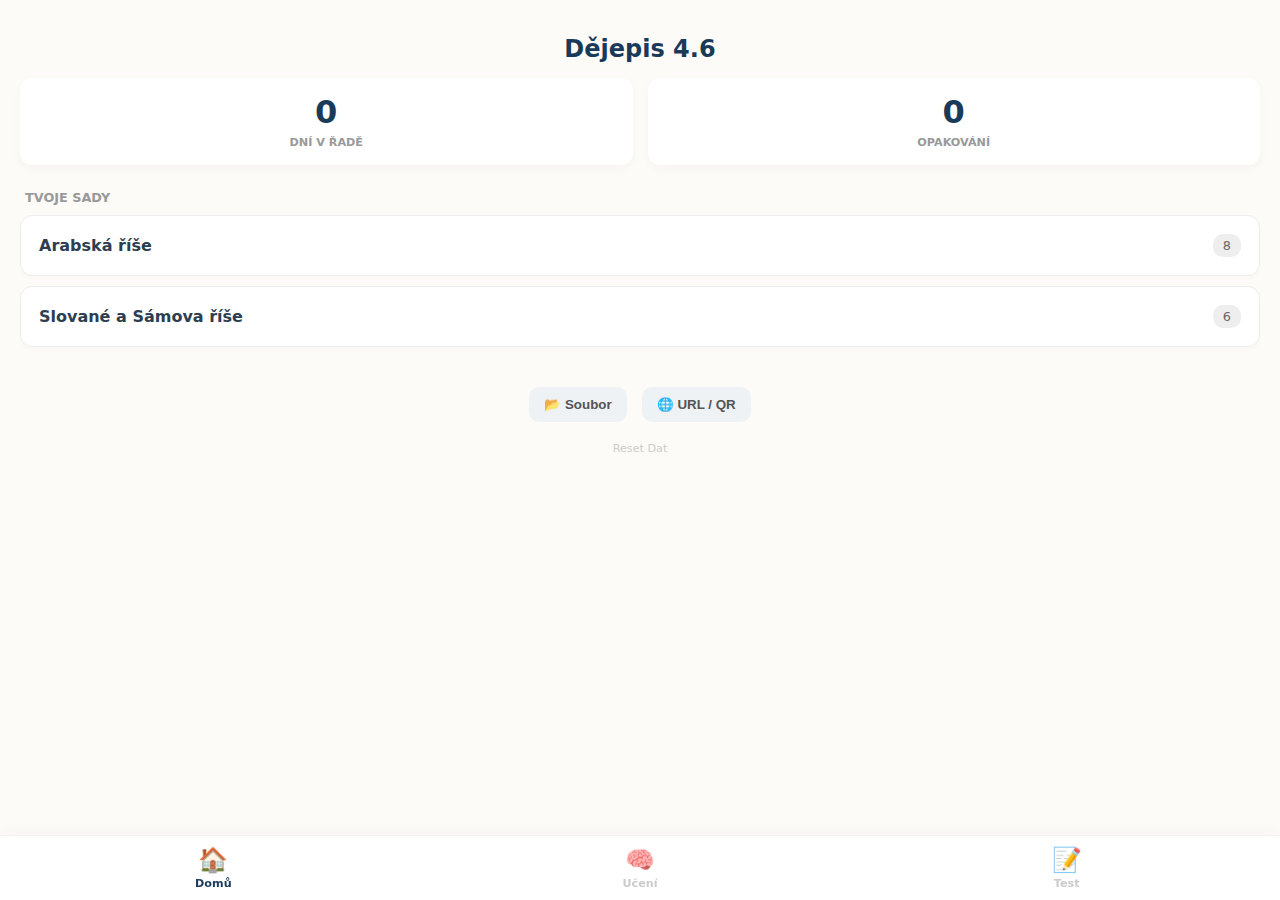
<file: index.html>
<!DOCTYPE html>
<html lang="cs">
<head>
    <meta charset="UTF-8">
    <meta name="viewport" content="width=device-width, initial-scale=1.0, maximum-scale=1.0, user-scalable=no, viewport-fit=cover">
    <link rel="manifest" href="manifest.json">
    <link rel="icon" href="favicon.ico" type="image/x-icon">
    <meta name="theme-color" content="#fdfbf7">
    <title>Dějepis SRS 4.6</title>
    <style>
        :root {
            /* Barvy přesně z v1.2 */
            --primary: #1a3a5a; 
            --accent: #e67e22; /* Oranžová */
            --bg: #fdfbf7;      /* Krémové pozadí */
            --card-front: #ffffff;
            --text: #2c3e50;
            
            --success: #27ae60; 
            --danger: #e74c3c; 
            --warning: #f39c12; 
            --info: #3498db;
            
            /* Navigace */
            --nav-height: 65px;
            --safe-bottom: env(safe-area-inset-bottom, 20px);
        }

        * { box-sizing: border-box; -webkit-tap-highlight-color: transparent; }

        body {
            font-family: 'Segoe UI', system-ui, sans-serif;
            background-color: var(--bg); margin: 0; 
            height: 100dvh; color: var(--text);
            overflow: hidden; display: flex; flex-direction: column;
        }

        /* --- OBECNÉ --- */
        .view {
            flex: 1; overflow-y: auto; padding: 20px;
            padding-bottom: calc(var(--nav-height) + var(--safe-bottom) + 20px);
            display: none; 
        }
        .view.active { display: block; animation: fadein 0.2s; }
        @keyframes fadein { from { opacity: 0; } to { opacity: 1; } }

        h2 { color: var(--primary); text-align: center; margin: 15px 0; font-weight: 800; }
        
        /* --- KARTA (UČENÍ) - SRS POKROK & DESIGN v1.2 --- */
        #learn-overlay {
            position: fixed; top: 0; left: 0; width: 100%; height: 100%;
            background: var(--bg); z-index: 5000;
            display: flex; flex-direction: column;
            padding: 15px;
            overflow-y: auto; 
        }

        .learn-header {
            display: flex; flex-direction: column; gap: 5px; /* Pod sebe pro progress bar */
            margin-bottom: 20px; flex-shrink: 0;
        }
        .header-top { display: flex; justify-content: space-between; align-items: center; width: 100%; }
        
        .pill { font-weight: 800; color: var(--primary); font-size: 0.9rem; }
        .close-btn { background: none; border: none; font-size: 1.5rem; color: #999; cursor: pointer; }

        /* PROGRESS BAR */
        .progress-container {
            width: 100%; height: 6px; background: #e0e0e0; border-radius: 3px; overflow: hidden; margin-top: 5px;
        }
        .progress-fill {
            height: 100%; background: var(--success); width: 0%; transition: width 0.3s ease;
        }

        /* Kontejner karty */
        .fc-container {
            perspective: 1000px; 
            margin-bottom: 20px; 
            display: flex; justify-content: center;
        }
        
        .flashcard {
            position: relative; width: 100%; 
            height: 400px; /* Pevná výška */
            
            transform-style: preserve-3d; transition: transform 0.6s cubic-bezier(0.4, 0.2, 0.2, 1);
            cursor: pointer;
        }
        .flashcard.flipped { transform: rotateY(180deg); }

        .side {
            position: absolute; width: 100%; height: 100%;
            backface-visibility: hidden; border-radius: 20px;
            background: white; padding: 25px;
            box-shadow: 0 10px 25px rgba(0,0,0,0.08); border: 1px solid rgba(0,0,0,0.02);
            display: flex; flex-direction: column; justify-content: center; align-items: center; text-align: center;
            overflow-y: auto;
        }
        
        .front { z-index: 2; }
        .back { transform: rotateY(180deg); border-top: 5px solid var(--primary); }

        /* Obsah karty */
        .q-deck { text-transform: uppercase; font-size: 0.75rem; color: var(--accent); font-weight: 800; letter-spacing: 1px; margin-bottom: 20px; }
        .q-text { font-size: 1.6rem; font-weight: 800; line-height: 1.4; color: #2c3e50; margin-bottom: 15px; }
        .q-img { max-height: 180px; border-radius: 8px; margin-bottom: 15px; object-fit: contain; }

        /* ODPOVĚĎ - STYL V1.2 */
        .answer-container { 
            width: 100%; text-align: left; 
            margin-top: 10px; 
        }
        .answer-line {
            padding: 10px 15px; margin-bottom: 8px;
            background: #fff; 
            border-left: 4px solid var(--accent); /* Oranžová čára */
            font-size: 1.2rem; line-height: 1.4; color: #333; font-weight: 500;
            display: flex; align-items: flex-start;
        }
        .answer-line::before {
            content: "•"; color: var(--accent); font-weight: bold; margin-right: 10px; font-size: 1.2rem;
        }

        /* TTS Ikona */
        .tts-btn { background: none; border: none; font-size: 1.3rem; opacity: 0.4; cursor: pointer; margin-left: 8px; vertical-align: middle; color:var(--primary); }
        .tts-btn:hover { opacity: 1; transform: scale(1.1); }

        /* Tlačítka pod kartou */
        .srs-area { width: 100%; padding-bottom: 40px; }
        .hint-text { text-align: center; color: #999; font-size: 0.8rem; margin-bottom: 15px; }
        
        .srs-buttons { display: grid; grid-template-columns: repeat(4, 1fr); gap: 8px; }
        .srs-btn { 
            border: none; border-radius: 12px; font-weight: 700; color: white; 
            padding: 15px 2px; cursor: pointer; display: flex; flex-direction: column; align-items: center;
            box-shadow: 0 4px 8px rgba(0,0,0,0.1); 
        }
        .srs-btn:active { transform: scale(0.96); }
        .srs-btn span { font-size: 0.65rem; font-weight: normal; opacity: 0.9; margin-top: 4px; }
        
        .b-0 { background: var(--danger); }
        .b-1 { background: var(--warning); }
        .b-2 { background: var(--info); }
        .b-3 { background: var(--success); }

        /* --- DOMŮ --- */
        .stats-row { display: flex; gap: 15px; margin-bottom: 25px; }
        .stat-box { flex: 1; background: white; padding: 15px; border-radius: 12px; text-align: center; box-shadow: 0 4px 10px rgba(0,0,0,0.03); }
        .stat-val { font-size: 2rem; font-weight: 800; display: block; color: var(--primary); }
        .stat-lbl { font-size: 0.7rem; color: #999; text-transform: uppercase; font-weight: bold; }

        .deck-list { display: flex; flex-direction: column; gap: 10px; }
        .deck-item {
            background: white; padding: 18px; border-radius: 12px; 
            display: flex; justify-content: space-between; align-items: center;
            box-shadow: 0 2px 5px rgba(0,0,0,0.02); cursor: pointer; border: 1px solid #eee;
        }
        .deck-name { font-weight: 700; font-size: 1rem; color: #2c3e50; }
        .deck-badge { background: #eee; padding: 4px 10px; border-radius: 10px; font-size: 0.8rem; color: #666; }

        .btn-main { background: var(--primary); color: white; width: 100%; border: none; padding: 16px; border-radius: 12px; font-size: 1.1rem; font-weight: bold; cursor: pointer; margin-top: 20px; }
        .btn-alt { background: #eef2f5; color: #555; border: none; padding: 10px 15px; border-radius: 10px; font-weight: 600; cursor: pointer; }

        /* --- NAVIGACE --- */
        .bottom-nav {
            position: fixed; bottom: 0; left: 0; width: 100%;
            height: calc(var(--nav-height) + var(--safe-bottom));
            padding-bottom: var(--safe-bottom);
            background: rgba(255,255,255,0.96); border-top: 1px solid rgba(0,0,0,0.05);
            display: flex; justify-content: space-around; align-items: center;
            z-index: 1000; box-shadow: 0 -5px 15px rgba(0,0,0,0.02);
        }
        .nav-btn { 
            flex: 1; height: 100%; display: flex; flex-direction: column; 
            align-items: center; justify-content: center; 
            color: #ccc; font-size: 0.7rem; font-weight: bold; cursor: pointer; 
        }
        .nav-btn.active { color: var(--primary); }
        .nav-icon { font-size: 1.5rem; margin-bottom: 3px; }

        /* --- TEST --- */
        .mode-switch { display: flex; gap: 5px; margin-bottom: 20px; background: #eee; padding: 4px; border-radius: 10px; }
        .mode-opt { flex: 1; padding: 10px; text-align: center; border-radius: 8px; font-weight: bold; color: #666; cursor: pointer; }
        .mode-opt.active { background: white; color: var(--primary); box-shadow: 0 2px 5px rgba(0,0,0,0.1); }
        
        .test-btn { width: 100%; padding: 15px; margin-bottom: 10px; background: white; border: 2px solid #eee; border-radius: 10px; text-align: left; font-size: 1rem; cursor: pointer; font-weight: 500; }
        .test-btn.correct { background: #d4edda; border-color: var(--success); }
        .test-btn.wrong { background: #f8d7da; border-color: var(--danger); }
        
        /* Utils */
        .hidden { display: none !important; }
        .input-text { width: 100%; padding: 15px; border: 2px solid #ddd; border-radius: 10px; font-size: 1.1rem; }
        #lightbox { position: fixed; top: 0; left: 0; width: 100%; height: 100%; background: rgba(0,0,0,0.95); z-index: 9000; display: none; justify-content: center; align-items: center; }
        #lightbox img { max-width: 95%; max-height: 95%; border-radius: 8px; }
        .modal-bg { position: fixed; top: 0; left: 0; width: 100%; height: 100%; background: rgba(0,0,0,0.5); z-index: 6000; display: none; justify-content: center; align-items: center; }
        .modal-box { background: white; width: 90%; max-width: 350px; padding: 25px; border-radius: 15px; text-align: center; }
        .timeline-slot { background: white; padding: 12px; border: 1px solid #ddd; border-radius: 10px; margin-bottom: 8px; display: flex; justify-content: space-between; align-items: center; }
        .t-btn { background: #eee; border: none; padding: 5px 10px; border-radius: 5px; }
    </style>
</head>
<body>

<div class="container">

    <div id="view-home" class="view active">
        <h2>Dějepis 4.6</h2>
        
        <div class="stats-row">
            <div class="stat-box"><span class="stat-val" id="streak">0</span><span class="stat-lbl">Dní v řadě</span></div>
            <div class="stat-box"><span class="stat-val" id="total">0</span><span class="stat-lbl">Opakování</span></div>
        </div>

        <h3 style="color:#999; font-size:0.8rem; margin:20px 0 10px 5px; text-transform:uppercase;">Tvoje Sady</h3>
        <div id="deck-list-home" class="deck-list"></div>

        <div style="margin-top:40px; text-align:center;">
            <button class="btn-alt" onclick="document.getElementById('file-in').click()">📂 Soubor</button>
            <button class="btn-alt" onclick="openUrl()" style="margin-left:10px;">🌐 URL / QR</button>
            <input type="file" id="file-in" class="hidden" onchange="importFile(event)">
            <div style="margin-top:20px; font-size:0.7rem; color:#ccc;" onclick="resetApp()">Reset Dat</div>
        </div>
    </div>

    <div id="view-learn" class="view">
        <h2>🧠 Nastavení učení</h2>
        <p style="text-align:center; color:#666;">Vyber téma:</p>
        <div id="deck-list-learn" class="deck-list"></div>
        <button class="btn-main" onclick="startSession()">Spustit učení 🚀</button>
    </div>

    <div id="view-test" class="view">
        <h2>📝 Testování</h2>
        <div class="mode-switch">
            <div class="mode-opt active" id="m-abcd" onclick="setMode('abcd')">ABCD</div>
            <div class="mode-opt" id="m-write" onclick="setMode('write')">Psaní</div>
            <div class="mode-opt" id="m-timeline" onclick="setMode('timeline')">Osa</div>
        </div>
        <div id="deck-list-test" class="deck-list"></div>
        <div id="test-len-wrap" style="margin:20px 0;">
            <select id="test-len" style="width:100%; padding:15px; border-radius:10px; border:1px solid #ddd; background:white;">
                <option value="5">5 otázek</option>
                <option value="10">10 otázek</option>
                <option value="15">15 otázek</option>
            </select>
        </div>
        <button class="btn-main" onclick="runTest()">Spustit test</button>
    </div>

    <div id="learn-overlay" class="hidden">
        <div class="learn-header">
            <div class="header-top">
                <span class="pill" id="l-text">Start</span>
                <button class="close-btn" onclick="closeOverlay()">✕</button>
            </div>
            <div class="progress-container">
                <div class="progress-fill" id="l-bar"></div>
            </div>
        </div>

        <div class="fc-container" onclick="flipCard()">
            <div class="flashcard" id="card">
                <div class="side front">
                    <div class="q-deck" id="c-deck">TÉMA</div>
                    <img id="c-img-q" class="q-img hidden">
                    <div style="display:inline-block;">
                        <span class="q-text" id="c-q">Otázka</span>
                        <button class="tts-btn" onclick="speak(event, 'c-q')">🔈</button>
                    </div>
                </div>
                <div class="side back">
                    <img id="c-img-a" class="q-img hidden">
                    <div id="c-answers" class="answer-container"></div>
                    <button class="tts-btn" onclick="speak(event, 'c-a-raw')" style="margin-top:15px;">🔈 Přečíst</button>
                    <div id="c-a-raw" class="hidden"></div>
                </div>
            </div>
        </div>

        <div class="srs-area">
            <div class="hint-text" id="flip-hint">Klikni pro otočení</div>
            <div id="srs-btns" class="srs-buttons srs-grid hidden">
                <button class="srs-btn b-0" onclick="rate(1)">Znovu<span>Hned</span></button>
                <button class="srs-btn b-1" onclick="rate(3)">Těžké<span>10m</span></button>
                <button class="srs-btn b-2" onclick="rate(4)">Dobré<span>1d</span></button>
                <button class="srs-btn b-3" onclick="rate(5)">Snadné<span>4d</span></button>
            </div>
        </div>
    </div>

    <div id="test-overlay" class="hidden" style="position:fixed; top:0; left:0; width:100%; height:100%; background:var(--bg); z-index:5000; padding:20px; display:flex; flex-direction:column; overflow-y:auto;">
        <div style="display:flex; justify-content:space-between; margin-bottom:20px; font-weight:bold;">
            <span id="t-prog">1/10</span>
            <span id="t-pts" style="color:var(--success)">0 b</span>
        </div>
        <div id="t-content" style="flex:1;">
            <div id="t-q" style="font-size:1.4rem; font-weight:bold; text-align:center; margin-bottom:20px;"></div>
            <img id="t-img" class="q-img hidden" style="margin:0 auto; display:block;">
            <div id="t-area"></div>
        </div>
        <button id="t-next" class="btn-main hidden" onclick="nextTQ()" style="background:var(--accent);">Další ➡️</button>
        <button onclick="closeOverlay()" style="background:none; border:none; color:#999; margin-top:20px; padding:10px;">Ukončit test</button>
    </div>

    <div class="bottom-nav">
        <div class="nav-btn active" onclick="tab('home')"><div class="nav-icon">🏠</div>Domů</div>
        <div class="nav-btn" onclick="tab('learn')"><div class="nav-icon">🧠</div>Učení</div>
        <div class="nav-btn" onclick="tab('test')"><div class="nav-icon">📝</div>Test</div>
    </div>

</div>

<div id="url-modal" class="modal-bg">
    <div class="modal-box">
        <h3>Import URL</h3>
        <input id="url-val" style="width:100%; padding:10px; border:1px solid #ddd; border-radius:8px; margin:15px 0;">
        <button onclick="doImportUrl()" style="padding:10px 20px; background:var(--primary); color:white; border:none; border-radius:8px;">Nahrát</button>
        <button onclick="document.getElementById('url-modal').style.display='none'" style="padding:10px 20px; background:#eee; border:none; border-radius:8px; margin-left:5px;">Zrušit</button>
    </div>
</div>

<div id="lightbox" onclick="this.style.display='none'"><img id="lb-img"></div>

<script>
const DB="HisApp46", V=1; let db, decks={}, queue=[], cC=null, tQ=[], tI=0, tS=0, tM='abcd';
let sessionTotal = 0; // Pro progress bar

const DATA = {
    "Arabská říše": [
        {q:"Kdo tvořili většinu obyvatel Arabského poloostrova?", a:["Kočovní pastevci – beduíni"], year:null},
        {q:"Co znamená slovo islám?", a:["Odevzdanost Bohu"], year:610},
        {q:"Kdy došlo k hidžře (odchod z Mekky)?", a:["Rok 622"], year:622},
        {q:"Svatá kniha muslimů?", a:["Korán"], year:null},
        {q:"5 pilířů islámu", a:["Víra","Modlitba","Almužna","Půst","Pouť"], year:null},
        {q:"Co je chalífát?", a:["Arabská říše v čele s chalífou"], year:null},
        {q:"Které státy leží na území ovládaném Araby?", a:["Španělsko","Portugalsko"], year:711},
        {q:"Co je minaret?", a:["Věž u mešity"], year:null}
    ],
    "Slované a Sámova říše": [
        {q:"Kdy přišli Slované na naše území?", a:["V 6. století"], year:550},
        {q:"Typický slovanský dům?", a:["Polozemnice"], year:null},
        {q:"Kdo byl Sámo?", a:["Francký kupec, vládce Slovanů"], year:623},
        {q:"Kdy a kde porazil Sámo Franky?", a:["Rok 631 u Wogastisburgu"], year:631},
        {q:"Co se stalo po Sámově smrti?", a:["Říše se rozpadla"], year:658},
        {q:"Hlavní slovanský bůh?", a:["Perun"], year:null}
    ]
};

async function init(){await dbOp();decks=await dbGet()||{};if(!Object.keys(decks).length){for(let[n,c]of Object.entries(DATA))decks[n]=c.map(x=>({...x,id:Date.now()+Math.random(),reps:0,interval:0,ef:2.5,nextReview:Date.now()}));await dbSav(decks);}rHome();}
function dbOp(){return new Promise(r=>{const q=indexedDB.open(DB,V);q.onupgradeneeded=e=>e.target.result.createObjectStore('s');q.onsuccess=e=>{db=e.target.result;r()}})}
function dbSav(d){db.transaction('s','readwrite').objectStore('s').put(d,'d')}
function dbGet(){return new Promise(r=>{db.transaction('s','readonly').objectStore('s').get('d').onsuccess=e=>r(e.target.result)})}

// NAVIGACE
function tab(id){
    document.querySelectorAll('.view').forEach(e=>e.classList.remove('active'));
    document.getElementById('view-'+id).classList.add('active');
    document.querySelectorAll('.nav-btn').forEach(e=>e.classList.remove('active'));
    document.querySelector(`.nav-btn[onclick="tab('${id}')"]`).classList.add('active');
    if(id==='home')rHome(); if(id==='learn')rSel('learn'); if(id==='test')rSel('test');
}

function rHome(){
    const l=document.getElementById('deck-list-home');l.innerHTML='';
    let tot=0;Object.keys(decks).forEach(n=>{
        tot+=decks[n].reduce((a,c)=>a+(c.reps||0),0);
        l.innerHTML+=`<div class="deck-item" onclick="goL('${n}')"><span class="deck-name">${n}</span><span class="deck-badge">${decks[n].length}</span></div>`;
    });
    document.getElementById('total').innerText=tot; const s=JSON.parse(localStorage.getItem('h_st'))||{v:0};document.getElementById('streak').innerText=s.v;
}
function goL(n){tab('learn');setTimeout(()=>{const c=document.querySelector(`input[name="learn-d"][value="${n}"]`);if(c){c.checked=true;startSession()}},50)}
function rSel(m){
    const l=document.getElementById('deck-list-'+m);l.innerHTML='';
    Object.keys(decks).forEach(n=>{
        l.innerHTML+=`<label class="deck-item"><span class="deck-name">${n}</span><input type="checkbox" name="${m}-d" value="${n}" style="transform:scale(1.3)"></label>`;
    });
}

// UČENÍ (IMERSIVNÍ S PROGRESS BAREM)
function startSession(){
    const s=Array.from(document.querySelectorAll('input[name="learn-d"]:checked')).map(i=>i.value);
    if(!s.length)return alert("Vyber téma!");
    queue=[];s.forEach(n=>queue.push(...decks[n].filter(x=>x.nextReview<=Date.now())));
    if(!queue.length)return alert("Vše umíš! Zkus to zítra.");
    queue.sort(()=>Math.random()-0.5);
    
    sessionTotal = queue.length; // Uložíme celkový počet na začátku
    
    document.getElementById('learn-overlay').classList.remove('hidden');
    nextC();
}

function nextC(){
    if(!queue.length){closeOverlay();return;}
    cC=queue[0];
    
    // Reset UI
    document.getElementById('card').classList.remove('flipped');
    document.getElementById('srs-btns').classList.add('hidden');
    document.getElementById('flip-hint').classList.remove('hidden');
    
    // Update Content
    document.getElementById('c-deck').innerText=cC.deck;
    document.getElementById('c-q').innerText=cC.q;
    
    const ansContainer = document.getElementById('c-answers'); ansContainer.innerHTML='';
    const ans=Array.isArray(cC.a)?cC.a:[cC.a];
    ans.forEach(line=>{ansContainer.innerHTML+=`<div class="answer-line">${line}</div>`});
    
    document.getElementById('c-a-raw').innerText=ans.join('. ');
    const iq=document.getElementById('c-img-q'); if(cC.qImg){iq.src=cC.qImg;iq.classList.remove('hidden')}else iq.classList.add('hidden');
    const ia=document.getElementById('c-img-a'); if(cC.aImg){ia.src=cC.aImg;ia.classList.remove('hidden')}else ia.classList.add('hidden');
    
    // UPDATE PROGRESS BAR
    // Zbývající karty = queue.length. Hotové = sessionTotal - queue.length.
    const done = sessionTotal - queue.length;
    // Počítáme jen první průchod pro progress bar? Nebo dynamicky?
    // Lepší UX: Progress bar ukazuje kolik zbývá do konce fronty.
    // Ale pokud se karta vrátí (Znovu), fronta se nezmenší. To je správně.
    
    document.getElementById('l-text').innerText = `Zbývá: ${queue.length}`;
    
    // Výpočet procenta: (Start - Aktuální) / Start
    // Pokud se karta vrátí, queue.length zůstane stejná, progress se nehne. To je OK.
    const pct = Math.max(0, Math.min(100, ((sessionTotal - queue.length) / sessionTotal) * 100));
    document.getElementById('l-bar').style.width = pct + "%";
}

function flipCard(){document.getElementById('card').classList.add('flipped');document.getElementById('srs-btns').classList.remove('hidden');document.getElementById('flip-hint').classList.add('hidden');}

// SRS LOGIKA (WORLD CLASS SM-2)
function rate(q){
    const c=cC;
    const st=JSON.parse(localStorage.getItem('h_st'))||{v:0,l:''};const d=new Date().toDateString();if(st.l!==d){st.v++;st.l=d;localStorage.setItem('h_st',JSON.stringify(st))}
    
    if(q<3){
        // ZNOVU (AGAIN):
        // 1. Reset statistik karty
        c.reps=0; c.interval=0; c.nextReview=Date.now();
        // 2. Přesun na konec fronty (aby se opakovala TEĎ)
        // Shift už proběhl vizuálně (bereme cC), teď ji dáme na konec.
        queue.shift(); // Vyhodíme zepředu
        queue.push(c); // Dáme dozadu
        // Progress bar se neposune, protože length je stejná
    }
    else{
        // DOBŘE (PASS):
        c.reps++;
        if(c.reps===1) c.interval=(q===3?0.007:(q===4?1:4)); // 10min, 1d, 4d
        else c.interval=Math.round(c.interval*c.ef);
        
        // SM-2 EF calculation
        c.ef = Math.max(1.3, c.ef + (0.1 - (5 - q) * (0.08 + (5 - q) * 0.02)));
        
        c.nextReview=Date.now()+(c.interval*86400000);
        
        // Uložit do DB
        const dk=decks[c.deck];const idx=dk.findIndex(x=>x.id===c.id);dk[idx]=c;dbSav(decks);
        
        // Odstranit z fronty
        queue.shift();
    }
    nextC();
}

function speak(e,id){e.stopPropagation();const t=document.getElementById(id).innerText;const u=new SpeechSynthesisUtterance(t);u.lang='cs-CZ';window.speechSynthesis.cancel();window.speechSynthesis.speak(u)}

// TEST
function setMode(m){tM=m;document.querySelectorAll('.mode-opt').forEach(e=>e.classList.remove('active'));document.getElementById('m-'+m).classList.add('active');if(m==='timeline')document.getElementById('test-len-wrap').classList.add('hidden');else document.getElementById('test-len-wrap').classList.remove('hidden');}
function runTest(){
    const s=Array.from(document.querySelectorAll('input[name="test-d"]:checked')).map(i=>i.value);
    if(!s.length)return alert("Vyber téma!");
    let p=[]; s.forEach(n=>p.push(...decks[n]));
    if(tM==='timeline'){p=p.filter(x=>x.year);if(p.length<3)return alert("Málo dat s rokem."); p.sort(()=>Math.random()-0.5); tQ=p.slice(0,5);}
    else{const l=parseInt(document.getElementById('test-len').value); p.sort(()=>Math.random()-0.5); tQ=p.slice(0,l);}
    tI=0;tS=0; document.getElementById('test-overlay').classList.remove('hidden'); rTQ();
}
function rTQ(){
    if(tI>=tQ.length){alert(`Hotovo! ${Math.round(tS/tQ.length*100)}%`);closeOverlay();return;}
    const c=tQ[tI]; document.getElementById('t-prog').innerText=`${tI+1}/${tQ.length}`; document.getElementById('t-next').classList.add('hidden');
    const area=document.getElementById('t-area'); area.innerHTML=''; 
    document.getElementById('t-q').innerText=c.q; 
    const img=document.getElementById('t-img'); if(c.qImg){img.src=c.qImg;img.classList.remove('hidden')}else img.classList.add('hidden');

    if(tM==='abcd'){
        const cr=Array.isArray(c.a)?c.a[0]:c.a; const ot=decks[c.deck].filter(x=>x.id!==c.id);
        let b=[];ot.forEach(o=>b.push(Array.isArray(o.a)?o.a[0]:o.a)); b=[...new Set(b)].sort(()=>Math.random()-0.5).slice(0,3);
        let o=[{t:cr,ok:true},...b.map(x=>({t:x,ok:false}))].sort(()=>Math.random()-0.5);
        o.forEach(op=>{
            const bn=document.createElement('div');bn.className='test-btn';bn.innerText=op.t;
            bn.onclick=()=>{if(op.ok){bn.classList.add('correct');tS++}else{bn.classList.add('wrong')}document.querySelectorAll('.test-btn').forEach(e=>e.style.pointerEvents='none');document.getElementById('t-pts').innerText=tS+' b';document.getElementById('t-next').classList.remove('hidden')};
            area.appendChild(bn);
        });
    } else if(tM==='write'){
        area.innerHTML=`<input id="w-in" style="width:100%;padding:15px;border:2px solid #ddd;border-radius:10px;font-size:1.1rem;margin-bottom:15px;" placeholder="Odpověď..."><button class="btn-main" onclick="evalW()">Zkontrolovat</button><div id="w-fb" style="text-align:center;margin-top:15px;font-weight:bold"></div>`;
    } else {
        document.getElementById('t-q').innerText="Seřaď události:"; tL=[...tQ];tL.sort(()=>Math.random()-0.5); drTL();
    }
}
function evalW(){const v=document.getElementById('w-in').value.trim();const c=tQ[tI];const cr=Array.isArray(c.a)?c.a:[c.a];const ok=cr.some(x=>v.toLowerCase().includes(x.toLowerCase().substring(0,4)));const f=document.getElementById('w-fb');if(ok){f.innerHTML="<span style='color:green'>OK!</span>";tS++}else{f.innerHTML="<span style='color:red'>Ne.</span> "+cr[0]}document.getElementById('w-in').disabled=true;document.getElementById('t-pts').innerText=tS+' b';document.getElementById('t-next').classList.remove('hidden')}
let tL=[];
function drTL(){const a=document.getElementById('t-area');a.innerHTML='';tL.forEach((x,i)=>{a.innerHTML+=`<div style="background:white;padding:10px;border:1px solid #ddd;border-radius:8px;margin-bottom:5px;display:flex;justify-content:space-between;align-items:center"><span>${x.q}</span><div><button onclick="mv(${i},-1)" style="padding:5px">▲</button><button onclick="mv(${i},1)" style="padding:5px">▼</button></div></div>`}); a.innerHTML+=`<button class="btn-main" onclick="evalTm()">Zkontrolovat</button>`;}
function mv(i,d){const n=i+d;if(n<0||n>=tL.length)return;[tL[i],tL[n]]=[tL[n],tL[i]];drTL()}
function evalTm(){let ok=true;for(let i=0;i<tL.length-1;i++){if(tL[i].year>tL[i+1].year)ok=false}if(ok){alert("Správně!");tS+=5}else{alert("Chyba.")}closeOverlay()}
function nextTQ(){tI++;rTQ()}
function closeOverlay(){document.getElementById('learn-overlay').classList.add('hidden');document.getElementById('test-overlay').classList.add('hidden');tab('home')}

// SYS
function openUrl(){document.getElementById('url-modal').style.display='flex'}
function doImportUrl(){const u=document.getElementById('url-val').value;fetch(u).then(r=>r.json()).then(d=>{impP(d);document.getElementById('url-modal').style.display='none'}).catch(e=>alert("Err"))}
function importFile(e){const r=new FileReader();r.onload=v=>impP(JSON.parse(v.target.result));r.readAsText(e.target.files[0])}
function impP(d){const c=decks;Object.keys(d).forEach(k=>{if(!c[k])c[k]=[];const n=Array.isArray(d)?d:d[k];c[k]=[...c[k],...n.map(x=>({...x,id:Date.now()+Math.random(),reps:0,interval:0,ef:2.5,nextReview:Date.now()}))]});dbSav(decks);alert("OK");rHome()}
function fullReset(){if(confirm("Smazat?")){indexedDB.deleteDatabase(DB);localStorage.clear();location.reload()}}

if('serviceWorker' in navigator)navigator.serviceWorker.register('sw.js');
init();
</script>
</body>
</html>
</file>
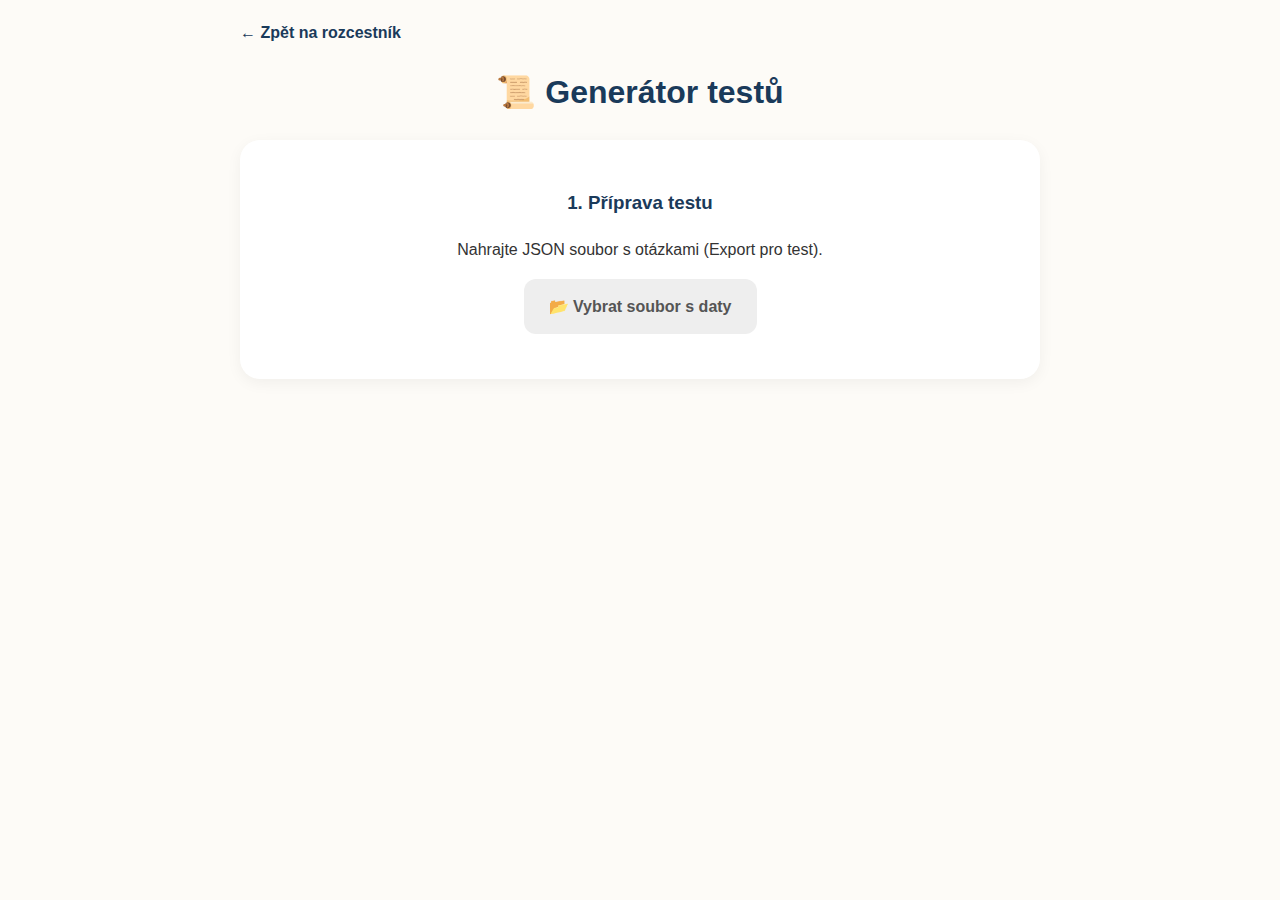
<file: test/index.html>
<!DOCTYPE html>
<html lang="cs">
<head>
    <meta charset="UTF-8">
    <meta name="viewport" content="width=device-width, initial-scale=1.0">
    <title>Generátor testů z historie</title>
    <link rel="manifest" href="manifest.json">
    <meta name="theme-color" content="#1a3a5a">
    <link rel="apple-touch-icon" href="icon-192.png">
    
    <style>
        :root { --bg-color: #fdfbf7; --primary-color: #1a3a5a; --accent-color: #e67e22; --text-color: #333; --success-color: #27ae60; --error-color: #c0392b; --card-bg: #ffffff; --radius: 20px; }
        body { font-family: 'Segoe UI', Tahoma, Geneva, Verdana, sans-serif; background-color: var(--bg-color); color: var(--text-color); margin: 0; padding: 20px; line-height: 1.6; -webkit-tap-highlight-color: transparent; }
        .container { max-width: 800px; margin: 0 auto; }
        h1, h2, h3 { color: var(--primary-color); text-align: center; }
        .card { background: var(--card-bg); border-radius: var(--radius); padding: 30px; box-shadow: 0 4px 15px rgba(0,0,0,0.05); margin-bottom: 20px; text-align: center; }
        .btn { background-color: var(--primary-color); color: white; border: none; padding: 15px 30px; border-radius: 12px; font-size: 1.1rem; cursor: pointer; transition: background 0.3s; margin: 10px 5px; display: inline-block; touch-action: manipulation; }
        .btn:hover { background-color: #132c45; }
        .btn-accent { background-color: var(--accent-color); }
        .btn-accent:hover { background-color: #d35400; }
        input[type="file"] { display: none; }
        .file-upload-label { display: inline-block; background-color: #eee; padding: 15px 25px; border-radius: 12px; cursor: pointer; margin-bottom: 15px; font-weight: bold; color: #555; }
        #test-area { display: none; }
        .question-block { background: white; border-radius: var(--radius); padding: 20px; margin-bottom: 20px; border-left: 6px solid var(--primary-color); box-shadow: 0 2px 8px rgba(0,0,0,0.05); text-align: left; }
        .question-text { font-size: 1.2rem; font-weight: 600; margin-bottom: 15px; color: var(--primary-color); }
        .q-image { max-width: 100%; max-height: 300px; border-radius: 10px; margin-bottom: 15px; display: block; object-fit: contain; }
        .answer-input, select.answer-input { width: 100%; padding: 15px; border: 2px solid #ddd; border-radius: 12px; font-size: 1.1rem; box-sizing: border-box; margin-top: 5px; font-family: inherit; background: white; }
        .answer-input:focus { border-color: var(--primary-color); outline: none; }
        .feedback { margin-top: 15px; font-weight: bold; display: none; padding: 15px; border-radius: 12px; }
        .correct-answer-display { font-size: 0.95em; color: #444; margin-top: 8px; font-style: italic; }
        .abcd-options { display: grid; gap: 10px; }
        .btn-option { background: #f4f4f4; color: #333; text-align: left; border: 2px solid #ddd; padding: 12px; border-radius: 10px; cursor: pointer; font-size: 1rem; transition: all 0.2s; }
        .btn-option:hover { background: #e9e9e9; }
        .btn-option.selected { background: #d6eaf8; border-color: var(--primary-color); font-weight: bold; }
        #print-area { display: none; }
        @media print { body { background: white; color: black; padding: 0; } .no-print, .card, h1, .back-link { display: none !important; } #test-area { display: none !important; } #print-area { display: block !important; padding: 20px; } .print-header { text-align: center; border-bottom: 2px solid black; margin-bottom: 20px; } .print-question { page-break-inside: avoid; margin-bottom: 30px; } .lines { border-bottom: 1px dotted #000; height: 30px; margin-top: 15px; } }
    </style>
</head>
<body>

    <div class="container">
        <div class="no-print" style="text-align: left; margin-bottom: 10px;">
            <a href="../index.html" class="back-link" style="text-decoration:none; color:var(--primary-color); font-weight:bold;">← Zpět na rozcestník</a>
        </div>

        <h1>📜 Generátor testů</h1>

        <div id="setup-card" class="card no-print">
            <h3>1. Příprava testu</h3>
            <p>Nahrajte JSON soubor s otázkami (Export pro test).</p>
            
            <label for="file-input" class="file-upload-label">
                📂 Vybrat soubor s daty
            </label>
            <input type="file" id="file-input" accept=".json">
            
            <div id="settings-area" style="display:none;">
                <hr style="border: 0; border-top: 1px solid #eee; margin: 25px 0;">
                
                <p>Počet otázek:</p>
                <select id="q-count-select" class="answer-input" style="margin-bottom: 20px;">
                    <option value="5">5 otázek</option>
                    <option value="10">10 otázek</option>
                    <option value="15">15 otázek</option>
                    <option value="999">Všechny dostupné</option>
                </select>

                <p>Typ testu:</p>
                <div style="display:flex; gap:10px; margin-bottom: 25px;">
                    <button id="mode-write" class="btn" style="flex:1; background-color: var(--primary-color);" onclick="setMode('write')">✍️ Psaní</button>
                    <button id="mode-abcd" class="btn" style="flex:1; background-color: #ddd; color:#333;" onclick="setMode('abcd')">🔠 ABCD</button>
                </div>

                <button class="btn btn-accent" style="width: 100%;" onclick="generateTest()">🚀 Spustit test</button>
            </div>
        </div>

        <div id="test-area" class="no-print">
            <div class="card" style="padding: 15px; margin-bottom: 20px;">
                <div style="display: flex; justify-content: space-between;">
                    <button class="btn" style="padding: 10px 15px; font-size: 0.9rem;" onclick="location.reload()">🏠 Zpět</button>
                    <button class="btn" style="padding: 10px 15px; font-size: 0.9rem;" onclick="window.print()">🖨️ Tisk</button>
                </div>
            </div>
            
            <div id="questions-container"></div>

            <button class="btn btn-accent" style="width: 100%; margin-top: 30px; margin-bottom: 50px;" onclick="evaluateTest()">✔️ Vyhodnotit test</button>
        </div>
    </div>

    <div id="print-area">
        <div class="print-header">
            <h2>Test z historie</h2>
            <p>Jméno: _______________________ &nbsp;&nbsp; Datum: _______</p>
        </div>
        <div id="print-questions-container"></div>
    </div>

    <script>
        if ('serviceWorker' in navigator) {
            window.addEventListener('load', () => navigator.serviceWorker.register('./sw.js'));
        }

        let allQuestions = [];
        let currentTestQuestions = [];
        let testMode = 'write';

        function setMode(mode) {
            testMode = mode;
            document.getElementById('mode-write').style.backgroundColor = mode === 'write' ? 'var(--primary-color)' : '#ddd';
            document.getElementById('mode-write').style.color = mode === 'write' ? 'white' : '#333';
            document.getElementById('mode-abcd').style.backgroundColor = mode === 'abcd' ? 'var(--primary-color)' : '#ddd';
            document.getElementById('mode-abcd').style.color = mode === 'abcd' ? 'white' : '#333';
        }

        document.getElementById('file-input').addEventListener('change', function(e) {
            const file = e.target.files[0];
            if (!file) return;
            const reader = new FileReader();
            reader.onload = function(e) {
                try {
                    allQuestions = JSON.parse(e.target.result);
                    // Validace - musí to být pole
                    if (!Array.isArray(allQuestions)) throw new Error("Soubor neobsahuje pole otázek (špatný formát).");
                    document.getElementById('settings-area').style.display = 'block';
                } catch (err) { alert("Chyba při čtení souboru: " + err.message + "\n\nUjistěte se, že nahráváte export z tlačítka 📥, nikoliv celou zálohu."); }
            };
            reader.readAsText(file);
        });

        function shuffleArray(array) {
            for (let i = array.length - 1; i > 0; i--) {
                const j = Math.floor(Math.random() * (i + 1));
                [array[i], array[j]] = [array[j], array[i]];
            }
            return array;
        }

        function generateTest() {
            const countVal = parseInt(document.getElementById('q-count-select').value);
            const count = Math.min(countVal, allQuestions.length);
            
            currentTestQuestions = shuffleArray([...allQuestions]).slice(0, count);
            
            if(testMode === 'abcd') {
                currentTestQuestions.forEach(q => {
                    const otherAnswers = allQuestions
                        .filter(item => item.q !== q.q)
                        .map(item => item.a[0]);
                    const wrongOptions = shuffleArray(otherAnswers).slice(0, 3);
                    q.options = shuffleArray([...wrongOptions, q.a[0]]);
                });
            }

            renderInteractive();
            renderPrint();
            document.getElementById('setup-card').style.display = 'none';
            document.getElementById('test-area').style.display = 'block';
            window.scrollTo(0, 0);
        }

        function renderInteractive() {
            const container = document.getElementById('questions-container');
            container.innerHTML = '';
            
            currentTestQuestions.forEach((q, index) => {
                let imgHtml = q.qImg ? `<img src="${q.qImg}" class="q-image" alt="Obrázek">` : '';
                let inputHtml = '';
                if (testMode === 'write') {
                    inputHtml = `<input type="text" class="answer-input" placeholder="Tvoje odpověď..." id="ans-${index}" autocomplete="off">`;
                } else {
                    inputHtml = `<div class="abcd-options">`;
                    q.options.forEach(opt => {
                        inputHtml += `<button class="btn-option" onclick="selectOption(${index}, '${opt}', this)">${opt}</button>`;
                    });
                    inputHtml += `</div><input type="hidden" id="ans-${index}">`;
                }

                container.innerHTML += `
                    <div class="question-block">
                        <div class="question-text">${index + 1}. ${q.q}</div>
                        ${imgHtml}
                        ${inputHtml}
                        <div class="feedback" id="feed-${index}"></div>
                    </div>
                `;
            });
        }

        window.selectOption = function(qIndex, text, btnElement) {
            document.getElementById(`ans-${qIndex}`).value = text;
            const parent = btnElement.parentElement;
            Array.from(parent.children).forEach(b => b.classList.remove('selected'));
            btnElement.classList.add('selected');
        }

        function renderPrint() {
            const container = document.getElementById('print-questions-container');
            container.innerHTML = '';
            currentTestQuestions.forEach((q, index) => {
                let imgHtml = q.qImg ? `<img src="${q.qImg}" style="max-height:150px; display:block; margin:10px 0;">` : '';
                container.innerHTML += `<div class="print-question"><div><strong>${index + 1}. ${q.q}</strong></div>${imgHtml}<div class="lines"></div>${(q.a && q.a.length > 0 && q.a[0].length > 30) ? '<div class="lines"></div>' : ''}</div>`;
            });
        }

        function evaluateTest() {
            let correctCount = 0;
            currentTestQuestions.forEach((q, index) => {
                const input = document.getElementById(`ans-${index}`);
                const feedback = document.getElementById(`feed-${index}`);
                const userAns = input.value.trim().toLowerCase();
                const normalize = (str) => str.normalize("NFD").replace(/[\u0300-\u036f]/g, "");
                
                const isCorrect = q.a.some(ans => normalize(userAns).includes(normalize(ans.toLowerCase())) || normalize(ans.toLowerCase()).includes(normalize(userAns)));

                feedback.style.display = 'block';
                if (isCorrect && userAns.length > 0) {
                    feedback.style.backgroundColor = '#d4edda'; feedback.style.color = '#155724'; feedback.textContent = '✅ Správně!'; correctCount++;
                } else {
                    feedback.style.backgroundColor = '#f8d7da'; feedback.style.color = '#721c24'; feedback.innerHTML = `❌ Chyba. <div class="correct-answer-display">Správně: ${q.a.join(" / ")}</div>`;
                }
            });
            alert(`Úspěšnost: ${correctCount} z ${currentTestQuestions.length}`);
        }
    </script>
</body>
</html>
</file>
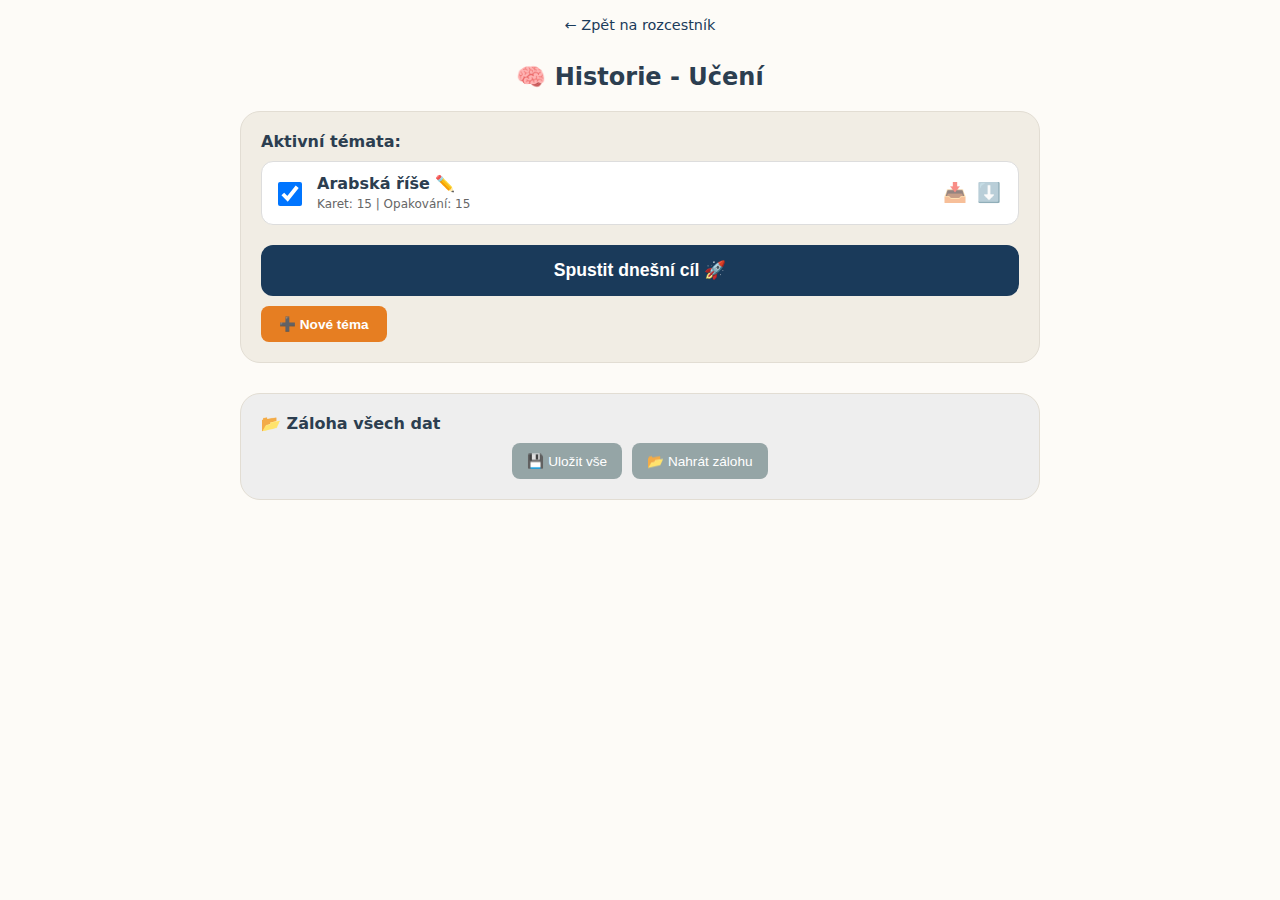
<file: uceni/index.html>
<!DOCTYPE html>
<html lang="cs">
<head>
    <meta charset="UTF-8">
    <meta name="viewport" content="width=device-width, initial-scale=1.0, maximum-scale=1.0, user-scalable=no">
    <link rel="manifest" href="manifest.json">
    <meta name="theme-color" content="#1a3a5a">
    <link rel="apple-touch-icon" href="icon-learn.png">
    <title>Historie - Učení</title>
    <style>
        :root { --primary: #1a3a5a; --accent: #e67e22; --bg: #fdfbf7; --card-front: #ffffff; --highlight: #ffce54; --danger: #e74c3c; --gray: #95a5a6; --success: #27ae60; }
        * { box-sizing: border-box; -webkit-tap-highlight-color: transparent; }
        body { font-family: 'Segoe UI', system-ui, sans-serif; background-color: var(--bg); margin: 0; display: flex; flex-direction: column; align-items: center; min-height: 100vh; padding: 15px; color: #2c3e50; }
        .container { width: 100%; max-width: 500px; text-align: center; }
        
        /* --- ODRAZKY A TEXT (Tmavě modrá pro lepší čitelnost) --- */
        .a-list, .a-single, .text p, .a-list li { color: var(--primary) !important; font-weight: 500; }
        .a-list li { margin-bottom: 8px; }

        .deck-menu { background: #f1ede4; padding: 20px; border-radius: 20px; border: 1px solid #e2ddd3; margin-bottom: 20px; text-align: left; display: flex; flex-direction: column; }
        .deck-option { display: flex; align-items: center; background: white; padding: 12px; margin-bottom: 10px; border-radius: 12px; border: 1px solid #ddd; }
        .deck-option input { width: 24px; height: 24px; margin-right: 15px; cursor: pointer; }
        .deck-info { flex-grow: 1; cursor: pointer; }
        .deck-name { font-weight: bold; display: block; }
        .stats-bar { display: flex; justify-content: space-around; font-weight: bold; margin-bottom: 10px; font-size: 0.9rem; color: var(--primary); }
        .progress-container { width: 100%; height: 8px; background: #ddd; border-radius: 4px; margin-bottom: 15px; overflow: hidden; }
        .progress-fill { height: 100%; background: var(--success); width: 0%; transition: width 0.3s; }
        
        .card-box { perspective: 1200px; height: 450px; margin-bottom: 15px; cursor: pointer; width: 100%; }
        .card { position: relative; width: 100%; height: 100%; transition: transform 0.6s cubic-bezier(0.4, 0, 0.2, 1); transform-style: preserve-3d; }
        .card.flipped { transform: rotateY(180deg); }
        .card-front, .card-back { position: absolute; width: 100%; height: 100%; backface-visibility: hidden; display: flex; flex-direction: column; justify-content: center; padding: 25px; border-radius: 24px; box-shadow: 0 10px 30px rgba(26, 58, 90, 0.1); }
        .card-front { background: var(--card-front); color: var(--primary); border: 1px solid #eee; }
        .card-back { background: var(--primary); color: #ffffff; transform: rotateY(180deg); align-items: flex-start; text-align: left; overflow-y: auto; }
        .q-text { font-size: 1.4rem; font-weight: bold; line-height: 1.3; margin-bottom: 15px; }
        .q-img { max-width: 100%; max-height: 220px; border-radius: 10px; object-fit: contain; margin: 0 auto 15px auto; display: block; border: 1px solid #eee; }
        .a-list { margin: 0; padding-left: 25px; font-size: 1.25rem; width: 100%; }
        .a-single { font-size: 1.4rem; border-left: 5px solid var(--highlight); padding-left: 15px; line-height: 1.4; }
        
        .btn-main { background: var(--primary); color: white; border: none; padding: 15px; border-radius: 12px; width: 100%; font-weight: bold; font-size: 1.1rem; cursor: pointer; margin-top: 10px; }
        .btn-alt { background: var(--accent); color: white; border: none; padding: 10px 18px; border-radius: 8px; cursor: pointer; font-size: 0.85rem; font-weight: bold; width: fit-content; align-self: flex-start; margin-top: 10px; }
        .btn-icon { background: none; border: none; cursor: pointer; font-size: 1.2rem; padding: 5px; opacity: 0.6; transition: opacity 0.3s; }
        .btn-icon:hover { opacity: 1; }
        .btn-utility { background: var(--gray); color: white; border: none; padding: 10px 15px; border-radius: 8px; cursor: pointer; font-size: 0.85rem; display: flex; align-items: center; gap: 8px; }
        .controls-wrapper { min-height: 110px; display: flex; align-items: center; width: 100%; }
        .srs-btn { border: none; padding: 12px 2px; border-radius: 12px; color: white; font-weight: bold; cursor: pointer; font-size: 0.8rem; display: flex; flex-direction: column; align-items: center; width: 100%; }
        .srs-btn span { font-size: 0.65rem; font-weight: normal; margin-top: 4px; opacity: 0.9; }
        .b-0 { background: var(--danger); } .b-1 { background: var(--accent); } .b-2 { background: #3498db; } .b-3 { background: var(--success); }
        .admin-panel { margin-top: 20px; padding: 20px; background: #f1ede4; border-radius: 20px; border: 1px solid #e2ddd3; text-align: left; }
        .card-creator-box { background: white; padding: 15px; border-radius: 15px; border: 1px solid #ddd; margin-top: 15px; }
        .input-label { font-size: 0.75rem; font-weight: bold; color: var(--primary); text-transform: uppercase; margin-top: 10px; display: block; }
        input, textarea { width: 100%; padding: 12px; margin-top: 5px; border-radius: 10px; border: 1px solid #ccc; font-family: inherit; font-size: 1rem; }
        .hidden { display: none !important; }
        #ui-btns-container { display: grid; grid-template-columns: repeat(4, 1fr); gap: 8px; width: 100%; }

        /* --- OPRAVA PRO NOTEBOOKY / PC --- */
        @media (min-width: 768px) {
            .container { max-width: 800px; }
            .card-box { height: 380px; margin-bottom: 20px; }
            .q-img { max-height: 160px; }
            .q-text { font-size: 1.8rem; }
        }
    </style>
</head>
<body>
<div class="container">
    <div id="ui-menu">
        <a href="../index.html" style="text-decoration:none; color:var(--primary); font-size:0.9rem; margin-bottom:10px; display:inline-block;">← Zpět na rozcestník</a>
        <h2>🧠 Historie - Učení</h2>
        <div class="deck-menu">
            <h4 style="margin:0 0 10px 0;">Aktivní témata:</h4>
            <div id="deck-list">Načítám...</div>
            <button class="btn-main" onclick="startSession()">Spustit dnešní cíl 🚀</button>
            <button class="btn-alt" onclick="openCreator()">➕ Nové téma</button>
        </div>
        <div id="archived-section" class="hidden" style="margin-top:20px; opacity:0.7;">
            <h4 style="margin:0 0 10px 0;">Archiv:</h4>
            <div id="archived-list"></div>
        </div>
    </div>

    <div id="ui-learning" class="hidden">
        <div class="stats-bar">
            <span id="progress-text">Karta 1 z X</span>
            <span onclick="location.reload()" style="color:var(--accent); cursor:pointer;">Menu</span>
        </div>
        <div class="progress-container"><div id="progress-fill" class="progress-fill"></div></div>
        <div class="card-box" onclick="handleFlip()">
            <div class="card" id="card-el">
                <div class="card-front" id="f-content"></div>
                <div class="card-back" id="b-content"></div>
            </div>
        </div>
        <div class="controls-wrapper">
            <div id="ui-btns-container" class="hidden">
                <button class="srs-btn b-0" onclick="handleSRS(0)">Znovu<span>&lt;1m</span></button>
                <button class="srs-btn b-1" id="l-hard" onclick="handleSRS(3)">Těžké<span>10m</span></button>
                <button class="srs-btn b-2" id="l-good" onclick="handleSRS(4)">Dobré<span>1d</span></button>
                <button class="srs-btn b-3" id="l-easy" onclick="handleSRS(5)">Snadné<span>4d</span></button>
            </div>
            <div id="flip-hint" style="width: 100%; text-align: center; font-size: 0.85rem; color: var(--gray);">Klikni na kartu pro zobrazení odpovědi.</div>
        </div>
    </div>

    <div id="ui-editor" class="admin-panel hidden">
        <h3 id="editor-title" style="margin-top:0;">Editor tématu</h3>
        <span class="input-label">Název balíčku</span>
        <input type="text" id="in-deck-name" placeholder="např. Byzantská říše">
        <div id="card-form" class="hidden">
            <div class="card-creator-box">
                <h4 style="margin-top:0; color:var(--accent);">Karta</h4>
                <input type="hidden" id="in-card-id">
                <span class="input-label">Otázka</span>
                <input type="text" id="in-card-q" placeholder="Zadej otázku...">
                <span class="input-label">Obrázek (URL adresa)</span>
                <input type="text" id="in-card-img" placeholder="https://...">
                <span class="input-label">Odpověď</span>
                <textarea id="in-card-a" rows="3" placeholder="Zadej odpověď (každá na nový řádek)"></textarea>
                <button class="btn-main" onclick="saveCard()" style="padding:10px; font-size:0.9rem;">Uložit kartu</button>
            </div>
            <div id="editor-card-list" style="max-height:200px; overflow-y:auto; margin-top:10px; border:1px solid #ddd; border-radius:10px;"></div>
        </div>
        <button class="btn-main" id="btn-next" onclick="confirmName()">Další: Spravovat karty</button>
        <button class="btn-utility" style="width:100%; margin-top:10px;" onclick="location.reload()">Zpět do menu</button>
    </div>

    <div id="ui-done" class="hidden" style="padding:40px 0;">
        <h3>Dnešní cíl splněn! 🎉</h3>
        <p style="color: #666; margin-bottom: 25px;">Skvělá práce.</p>
        <button class="btn-main" onclick="location.reload()">Zpět na přehled</button>
        <button id="btn-continue" class="btn-alt" style="width: 100%; align-self: center;" onclick="startSession()">Pokračovat v dalších</button>
    </div>

    <div class="admin-panel" style="background:#eee; margin-top:30px;">
        <h4 style="margin:0 0 10px 0;">📂 Záloha všech dat</h4>
        <div style="display: flex; gap: 10px; justify-content: center;">
            <button class="btn-utility" onclick="exportData()">💾 Uložit vše</button>
            <button class="btn-utility" onclick="document.getElementById('file-in').click()">📂 Nahrát zálohu</button>
        </div>
        <input type="file" id="file-in" accept=".json" class="hidden" onchange="importData(event)">
    </div>
</div>

<script>
    let db, decks = {}, sessionCards = [], sessionIdx = 0, sessionLimit = 20, transitioning = false;
    const DB_NAME = "HistorySRSDatabase", DB_VERSION = 1;

    // STARTOVACÍ DATA - Arabská říše
    const defaultData = {
        "Arabská říše": [
            {q: "Kdo byl zakladatelem islámu?", a: ["Mohamed"], qImg: "", id: 1710001, nextReview: 0, ef: 2.5, reps: 0, interval: 0, deck: "Arabská říše", archived: false},
            {q: "Jak se nazývá posvátná kniha islámu?", a: ["Korán"], qImg: "", id: 1710002, nextReview: 0, ef: 2.5, reps: 0, interval: 0, deck: "Arabská říše", archived: false},
            {q: "Ve kterém roce došlo k hidžře (odchod Mohameda z Mekky)?", a: ["622"], qImg: "", id: 1710003, nextReview: 0, ef: 2.5, reps: 0, interval: 0, deck: "Arabská říše", archived: false},
            {q: "Jak se nazývají nástupci Mohameda v čele říše?", a: ["Chalífové"], qImg: "", id: 1710004, nextReview: 0, ef: 2.5, reps: 0, interval: 0, deck: "Arabská říše", archived: false},
            {q: "Které město je pro muslimy nejsvětější?", a: ["Mekka"], qImg: "https://upload.wikimedia.org/wikipedia/commons/thumb/a/a7/Mecca_in_Saudi_Arabia.jpg/640px-Mecca_in_Saudi_Arabia.jpg", id: 1710005, nextReview: 0, ef: 2.5, reps: 0, interval: 0, deck: "Arabská říše", archived: false},
            {q: "Jak se jmenoval slavný arabský lékař a filozof (Ibn Síná)?", a: ["Avicenna"], qImg: "", id: 1710006, nextReview: 0, ef: 2.5, reps: 0, interval: 0, deck: "Arabská říše", archived: false},
            {q: "Co je to džihád?", a: ["Snaha o šíření islámu / Svatá válka"], qImg: "", id: 1710007, nextReview: 0, ef: 2.5, reps: 0, interval: 0, deck: "Arabská říše", archived: false},
            {q: "Jak se nazývá arabské číslice, které používáme?", a: ["Indo-arabské číslice"], qImg: "", id: 1710008, nextReview: 0, ef: 2.5, reps: 0, interval: 0, deck: "Arabská říše", archived: false},
            {q: "Který stavební sloh je typický pro arabskou kulturu?", a: ["Islámská architektura (mešity, minarety)"], qImg: "", id: 1710009, nextReview: 0, ef: 2.5, reps: 0, interval: 0, deck: "Arabská říše", archived: false},
            {q: "Jak se jmenovala dynastie, která vládla z Damašku?", a: ["Umajjovci"], qImg: "", id: 1710010, nextReview: 0, ef: 2.5, reps: 0, interval: 0, deck: "Arabská říše", archived: false},
            {q: "Jak se jmenovala dynastie, která vládla z Bagdádu?", a: ["Abbásovci"], qImg: "", id: 1710011, nextReview: 0, ef: 2.5, reps: 0, interval: 0, deck: "Arabská říše", archived: false},
            {q: "Co je to mešita?", a: ["Muslimská modlitebna"], qImg: "", id: 1710012, nextReview: 0, ef: 2.5, reps: 0, interval: 0, deck: "Arabská říše", archived: false},
            {q: "Jak se nazývá věž u mešity, odkud muezzin svolává k modlitbě?", a: ["Minaret"], qImg: "", id: 1710013, nextReview: 0, ef: 2.5, reps: 0, interval: 0, deck: "Arabská říše", archived: false},
            {q: "Kterou říši Arabové v 7. století zničili (Perskou nebo Byzantskou)?", a: ["Perskou říši"], qImg: "", id: 1710014, nextReview: 0, ef: 2.5, reps: 0, interval: 0, deck: "Arabská říše", archived: false},
            {q: "Co zakazuje islám zobrazovat?", a: ["Lidi a zvířata (Alláha a proroka)"], qImg: "", id: 1710015, nextReview: 0, ef: 2.5, reps: 0, interval: 0, deck: "Arabská říše", archived: false}
        ]
    };

    async function dbOpen() { return new Promise(r => { const req = indexedDB.open(DB_NAME, DB_VERSION); req.onupgradeneeded = e => e.target.result.createObjectStore("state"); req.onsuccess = e => { db = e.target.result; r(); }; }); }
    async function dbSave(d) { const tx = db.transaction("state", "readwrite"); tx.objectStore("state").put(d, "currentDecks"); }
    async function dbLoad() { return new Promise(r => { const tx = db.transaction("state", "readonly"); const req = tx.objectStore("state").get("currentDecks"); req.onsuccess = () => r(req.result); }); }
    
    if ('serviceWorker' in navigator) navigator.serviceWorker.register('sw.js');

    (async function init() {
        await dbOpen();
        if (navigator.storage?.persist) await navigator.storage.persist();
        decks = (await dbLoad());
        
        // --- OPRAVA: Pokud je databáze prázdná, nahrajeme startovací data ---
        if (!decks || Object.keys(decks).length === 0) {
            decks = defaultData;
            await dbSave(decks);
        }
        
        renderMenu();
    })();

    function renderMenu() {
        const list = document.getElementById('deck-list'), arch = document.getElementById('archived-list');
        list.innerHTML = ""; arch.innerHTML = ""; let hasArch = false;
        
        // Ošetření, pokud by decks bylo null (pojistka)
        if(!decks) decks = {};

        Object.keys(decks).forEach(n => {
            const isA = decks[n][0]?.archived, due = decks[n].filter(c => c.nextReview <= Date.now()).length;
            const h = `<div class="deck-option"><input type="checkbox" value="${n}" ${isA?'':'checked'}>
                <div class="deck-info" onclick="openEditor('${n}')"><span class="deck-name">${n} ${isA?'📦':'✏️'}</span><span style="font-size:0.75rem; color:#666;">Karet: ${decks[n].length} | Opakování: ${due}</span></div>
                <button class="btn-icon" title="Exportovat pro test" onclick="exportForTest('${n}')">📥</button>
                <button class="btn-icon" title="Archivovat" onclick="toggleArchive('${n}')">${isA?'⬆️':'⬇️'}</button></div>`;
            if(isA){ arch.innerHTML += h; hasArch = true; } else list.innerHTML += h;
        });
        document.getElementById('archived-section').classList.toggle('hidden', !hasArch);
        if(Object.keys(decks).length === 0) list.innerHTML = "<div>Zatím žádné balíčky.</div>";
    }

    function exportForTest(name) {
        const clean = decks[name].map(c => ({ q: c.q, a: c.a, qImg: c.qImg || null }));
        const a = document.createElement('a');
        a.href = URL.createObjectURL(new Blob([JSON.stringify(clean, null, 2)], {type: 'application/json'}));
        a.download = `test_${name}.json`; a.click();
    }

    function startSession() {
        const sel = Array.from(document.querySelectorAll('#deck-list input:checked')).map(i => i.value);
        if(!sel.length) return alert("Vyber alespoň jedno téma.");
        sessionCards = []; sel.forEach(n => sessionCards = sessionCards.concat(decks[n]));
        sessionCards = sessionCards.filter(c => c.nextReview <= Date.now()).sort((a,b)=>a.nextReview - b.nextReview).slice(0, sessionLimit);
        if(!sessionCards.length) return alert("Dnes vše splněno! 🎉");
        sessionIdx = 0; document.getElementById('ui-menu').classList.add('hidden'); document.getElementById('ui-done').classList.add('hidden'); renderCard();
    }

    function renderCard() {
        if (sessionIdx >= sessionCards.length) { document.getElementById('ui-learning').classList.add('hidden'); document.getElementById('btn-continue').classList.toggle('hidden', !checkRemainingDue()); document.getElementById('ui-done').classList.remove('hidden'); return; }
        const c = sessionCards[sessionIdx]; updateLabels(c);
        document.getElementById('ui-btns-container').classList.add('hidden'); document.getElementById('flip-hint').classList.remove('hidden');
        document.getElementById('progress-text').innerText = `Karta ${sessionIdx + 1} z ${sessionCards.length}`;
        document.getElementById('progress-fill').style.width = `${(sessionIdx/sessionCards.length)*100}%`;
        const imgHtml = c.qImg ? `<img src="${c.qImg}" class="q-img">` : '';
        document.getElementById('f-content').innerHTML = `<div style="font-size:0.7rem; color:var(--accent); font-weight:bold;">${c.deck.toUpperCase()}</div><div class="q-text">${c.q}</div>${imgHtml}`;
        document.getElementById('b-content').innerHTML = ""; document.getElementById('card-el').classList.remove('flipped'); document.getElementById('ui-learning').classList.remove('hidden'); transitioning = false;
    }

    function handleFlip() {
        if(document.getElementById('card-el').classList.contains('flipped') || transitioning) return;
        transitioning = true; document.getElementById('card-el').classList.add('flipped');
        setTimeout(() => { const c = sessionCards[sessionIdx]; document.getElementById('b-content').innerHTML = c.a.length > 1 ? `<ul class="a-list">${c.a.map(i=>`<li>${i}</li>`).join('')}</ul>` : `<div class="a-single">${c.a[0]}</div>`; document.getElementById('ui-btns-container').classList.remove('hidden'); document.getElementById('flip-hint').classList.add('hidden'); transitioning = false; }, 600);
    }

    function handleSRS(q) {
        if(transitioning) return; let c = sessionCards[sessionIdx];
        if(q<3){ c.reps = 0; c.interval = 0; c.nextReview = Date.now(); }
        else { c.interval = !c.reps ? (q==3?0: (q==4?1:4)) : (c.reps==1?6:Math.round(c.interval*c.ef)); c.reps++; c.ef = Math.max(1.3, c.ef+(0.1-(5-q)*(0.08+(5-q)*0.02))); c.nextReview = Date.now()+(c.interval*86400000); }
        decks[c.deck].find(i=>i.id===c.id && (Object.assign(i, c))); dbSave(decks); sessionIdx++; renderCard();
    }

    let activeDeck = "";
    function checkRemainingDue() { const sel = Array.from(document.querySelectorAll('#deck-list input:checked')).map(i => i.value); let all = []; sel.forEach(n => all = all.concat(decks[n])); return all.filter(c => c.nextReview <= Date.now()).length > 0; }
    function updateLabels(c) { const f = (q) => q==0?"<1m" : (q==3?(c.reps?Math.round(c.interval*1.2)+"d":"10m") : (c.reps?Math.round(c.interval*c.ef)+"d" : (q==5?"4d":"1d"))); document.getElementById('l-hard').querySelector('span').innerText = f(3); document.getElementById('l-good').querySelector('span').innerText = f(4); document.getElementById('l-easy').querySelector('span').innerText = f(5); }
    function openCreator() { activeDeck=""; showEditUI("Nové téma", "", false); document.getElementById('btn-next').classList.remove('hidden'); document.getElementById('card-form').classList.add('hidden'); }
    function openEditor(n) { activeDeck=n; showEditUI("Upravit: "+n, n, true); confirmName(); }
    function showEditUI(t, v, d) { document.getElementById('ui-menu').classList.add('hidden'); document.getElementById('ui-editor').classList.remove('hidden'); document.getElementById('editor-title').innerText=t; const el=document.getElementById('in-deck-name'); el.value=v; el.disabled=d; }
    function confirmName() { const n = document.getElementById('in-deck-name').value.trim(); if(!n) return; if(!decks[n]) decks[n]=[]; activeDeck=n; document.getElementById('in-deck-name').disabled=true; document.getElementById('btn-next').classList.add('hidden'); document.getElementById('card-form').classList.remove('hidden'); renderEditorList(); }
    function saveCard() { 
        const q=document.getElementById('in-card-q').value.trim(), a=document.getElementById('in-card-a').value.trim(), img=document.getElementById('in-card-img').value.trim(), id=document.getElementById('in-card-id').value; 
        if(!q||!a) return; 
        const obj = { q, a:a.split('\n'), qImg:img, id:id?Number(id):Date.now(), nextReview:Date.now(), ef:2.5, reps:0, interval:0, deck:activeDeck, archived:false };
        if(id) { const i=decks[activeDeck].findIndex(c=>c.id==id); Object.assign(decks[activeDeck][i], {q:obj.q, a:obj.a, qImg:obj.qImg}); } else decks[activeDeck].push(obj);
        dbSave(decks); clearForm(); renderEditorList(); 
    }
    function renderEditorList() { document.getElementById('editor-card-list').innerHTML = decks[activeDeck].map(c => `<div style="display:flex; justify-content:space-between; padding:10px; border-bottom:1px solid #eee; font-size:0.85rem;"><div>${c.q}</div><div><span onclick="loadEdit(${c.id})" style="cursor:pointer; margin-right:10px;">✏️</span><span onclick="delCard(${c.id})" style="cursor:pointer; color:red;">🗑️</span></div></div>`).join(''); }
    function loadEdit(id) { const c=decks[activeDeck].find(i=>i.id==id); document.getElementById('in-card-q').value=c.q; document.getElementById('in-card-a').value=c.a.join('\n'); document.getElementById('in-card-img').value=c.qImg||""; document.getElementById('in-card-id').value=c.id; }
    function clearForm() { document.getElementById('in-card-q').value=""; document.getElementById('in-card-a').value=""; document.getElementById('in-card-img').value=""; document.getElementById('in-card-id').value=""; }
    function delCard(id) { if(confirm("Smazat?")){ decks[activeDeck]=decks[activeDeck].filter(i=>i.id!=id); dbSave(decks); renderEditorList(); } }
    function toggleArchive(n) { const s=!decks[n][0].archived; decks[n].forEach(c=>c.archived=s); dbSave(decks); renderMenu(); }
    function exportData() { const a=document.createElement('a'); a.href=URL.createObjectURL(new Blob([JSON.stringify(decks)])); a.download="historie_full_backup.json"; a.click(); }
    function importData(e) { const r=new FileReader(); r.onload=async v=>{ try{ const d=JSON.parse(v.target.result); decks=d; await dbSave(decks); location.reload(); }catch(e){alert("Chyba dat");} }; r.readAsText(e.target.files[0]); }
</script>
</body>
</html>
</file>
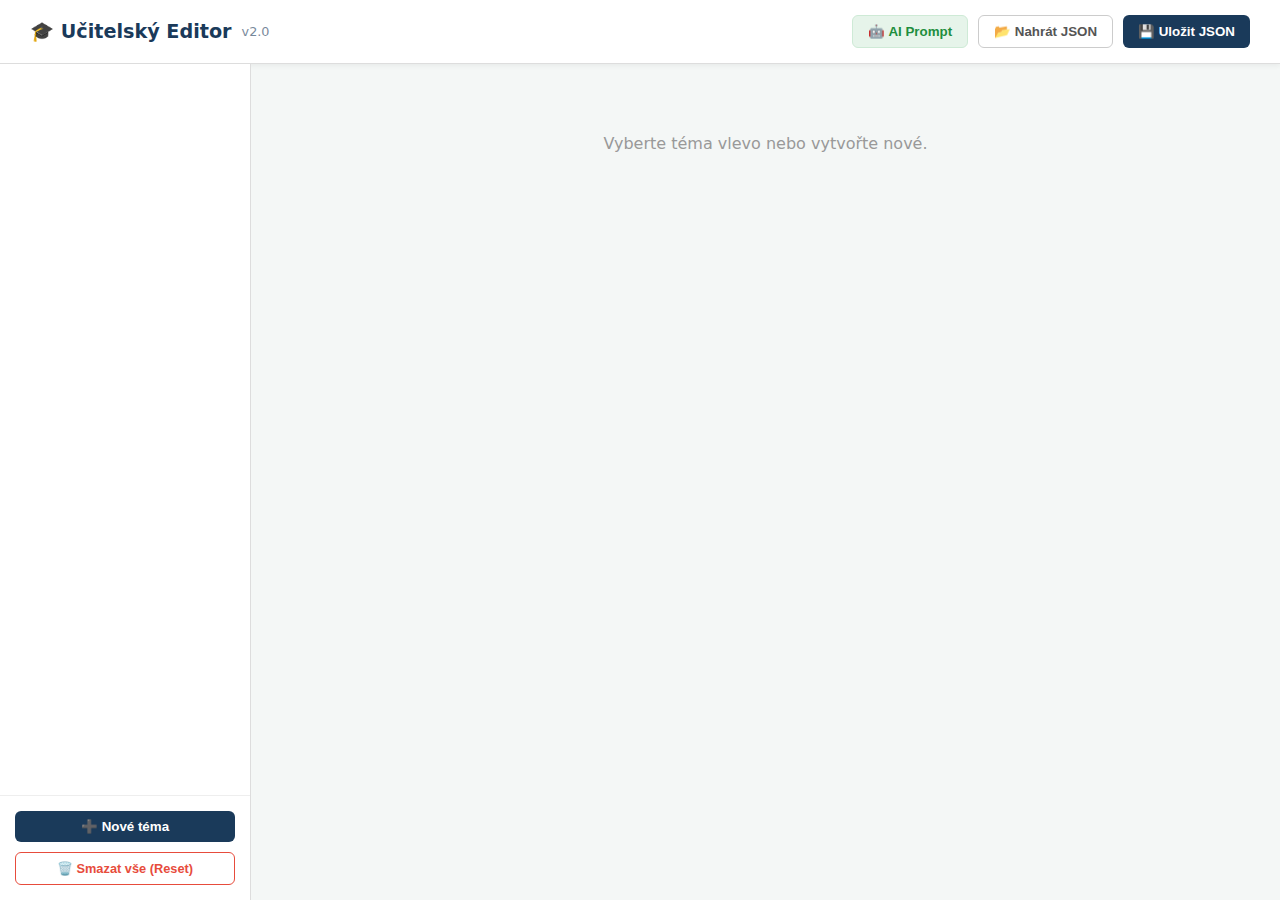
<file: editor.html>
<!DOCTYPE html>
<html lang="cs">
<head>
    <meta charset="UTF-8">
    <title>Učitelský Editor v2.0 - Dějepis</title>
    <style>
        :root { --primary: #1a3a5a; --accent: #e67e22; --bg: #f4f7f6; --text: #2c3e50; --danger: #e74c3c; }
        body { font-family: 'Segoe UI', system-ui, sans-serif; background: var(--bg); color: var(--text); margin: 0; height: 100vh; display: flex; flex-direction: column; }
        
        /* HEADER */
        header { background: white; padding: 15px 30px; display: flex; justify-content: space-between; align-items: center; border-bottom: 1px solid #ddd; box-shadow: 0 2px 5px rgba(0,0,0,0.05); }
        h1 { margin: 0; font-size: 1.2rem; color: var(--primary); display: flex; align-items: center; gap: 10px; }
        
        .top-btn-group { display: flex; gap: 10px; }
        button { cursor: pointer; padding: 8px 15px; border-radius: 6px; border: none; font-weight: bold; transition: 0.2s; }
        .btn-main { background: var(--primary); color: white; } .btn-main:hover { background: #132c45; }
        .btn-sec { background: white; border: 1px solid #ccc; color: #555; } .btn-sec:hover { background: #f0f0f0; }
        .btn-danger { background: #fff; border: 1px solid var(--danger); color: var(--danger); } .btn-danger:hover { background: var(--danger); color: white; }
        .btn-ai { background: #e6f4ea; border: 1px solid #ceead6; color: #1e8e3e; } .btn-ai:hover { background: #dceid5; }

        /* LAYOUT */
        .workspace { display: flex; flex: 1; overflow: hidden; }
        
        /* SIDEBAR */
        .sidebar { width: 250px; background: white; border-right: 1px solid #ddd; display: flex; flex-direction: column; }
        .deck-list { flex: 1; overflow-y: auto; padding: 10px; }
        .deck-item { padding: 12px; margin-bottom: 5px; cursor: pointer; border-radius: 6px; display: flex; justify-content: space-between; }
        .deck-item:hover { background: #f0f5f9; }
        .deck-item.active { background: var(--primary); color: white; }
        .sidebar-footer { padding: 15px; border-top: 1px solid #eee; display:flex; flex-direction:column; gap:10px; }

        /* MAIN CONTENT */
        .main-area { flex: 1; padding: 20px; overflow-y: auto; display: flex; flex-direction: column; }
        
        .deck-header { display: flex; justify-content: space-between; align-items: center; margin-bottom: 20px; background: white; padding: 15px; border-radius: 8px; border: 1px solid #ddd; flex-wrap: wrap; gap: 10px;}
        
        .search-box { flex-grow: 1; margin: 0 20px; position: relative; }
        .search-box input { width: 100%; padding: 10px 10px 10px 35px; border-radius: 20px; border: 1px solid #ccc; outline: none; }
        .search-box::before { content: "🔍"; position: absolute; left: 10px; top: 10px; opacity: 0.5; }

        /* TABLE */
        table { width: 100%; border-collapse: collapse; background: white; border-radius: 8px; overflow: hidden; box-shadow: 0 2px 5px rgba(0,0,0,0.02); }
        th, td { padding: 12px 15px; text-align: left; border-bottom: 1px solid #eee; vertical-align: middle; }
        th { background: #f8f9fa; font-weight: 600; color: #666; font-size: 0.9rem; }
        tr:hover { background: #fdfdfd; }
        
        .col-id { width: 40px; color: #999; font-size: 0.8rem; }
        .col-year { width: 60px; font-weight: bold; color: var(--accent); }
        .col-img { width: 50px; text-align: center; }
        
        .thumb { width: 35px; height: 35px; object-fit: cover; border-radius: 4px; border: 1px solid #eee; background: #eee; cursor: zoom-in; transition: transform 0.1s; }
        .thumb:hover { transform: scale(1.1); border-color: var(--primary); }
        
        .col-actions { width: 180px; text-align: right; white-space: nowrap; }
        .action-btn { background: none; border: none; font-size: 1.1rem; padding: 5px; opacity: 0.6; cursor: pointer; transition: 0.2s; }
        .action-btn:hover { opacity: 1; transform: scale(1.2); }

        /* MODAL */
        .modal-overlay { position: fixed; top: 0; left: 0; width: 100%; height: 100%; background: rgba(0,0,0,0.5); z-index: 1000; display: none; justify-content: center; align-items: center; }
        .modal { background: white; width: 600px; max-width: 90%; max-height: 90vh; border-radius: 12px; display: flex; flex-direction: column; overflow: hidden; box-shadow: 0 10px 30px rgba(0,0,0,0.2); }
        .modal-header { padding: 15px 20px; background: #f8f9fa; border-bottom: 1px solid #eee; font-weight: bold; display: flex; justify-content: space-between; }
        .modal-body { padding: 20px; overflow-y: auto; }
        .modal-footer { padding: 15px 20px; border-top: 1px solid #eee; text-align: right; background: #f8f9fa; }

        .form-group { margin-bottom: 15px; }
        label { display: block; font-size: 0.85rem; font-weight: bold; margin-bottom: 5px; color: #555; }
        input[type="text"], input[type="number"], textarea { width: 100%; padding: 10px; border: 1px solid #ccc; border-radius: 6px; font-family: inherit; box-sizing: border-box; }
        textarea { resize: vertical; min-height: 80px; }

        .ai-box { background: #f4f7f6; padding: 15px; border-radius: 8px; border: 1px solid #ddd; font-family: monospace; font-size: 0.85rem; white-space: pre-wrap; margin-bottom: 15px; color: #333; }

        .img-drop-zone { 
            border: 2px dashed #ccc; padding: 10px; text-align: center; border-radius: 6px; 
            margin-top: 5px; cursor: pointer; transition: 0.2s; background: #fafafa;
            display: flex; align-items: center; justify-content: center; gap: 10px; min-height: 40px;
        }
        .img-drop-zone:hover { border-color: var(--primary); background: #eef4f9; }
        .preview-large { max-height: 100px; max-width: 100%; display: block; margin: 0 auto; }
        
        .hidden { display: none; }
        .status-missing { color: #ccc; font-size: 0.8rem; cursor: default; }

        /* LIGHTBOX */
        .lightbox-overlay { 
            position: fixed; top: 0; left: 0; width: 100%; height: 100%; 
            background: rgba(0,0,0,0.9); z-index: 2000; display: none; 
            justify-content: center; align-items: center; cursor: zoom-out;
        }
        .lightbox-img { max-width: 90%; max-height: 90%; border-radius: 4px; box-shadow: 0 0 20px rgba(0,0,0,0.5); }
    </style>
</head>
<body>

<header>
    <h1>🎓 Učitelský Editor <span style="font-size:0.8rem; opacity:0.6; font-weight:normal;">v2.0</span></h1>
    <div class="top-btn-group">
        <button class="btn-ai" onclick="openAiModal()" title="Generovat otázky pomocí AI">🤖 AI Prompt</button>
        <button class="btn-sec" onclick="document.getElementById('file-in').click()" title="Nahrát soubor z počítače">📂 Nahrát JSON</button>
        <button class="btn-main" onclick="exportData()" title="Stáhnout soubor pro žáky">💾 Uložit JSON</button>
    </div>
    <input type="file" id="file-in" accept=".json" style="display:none" onchange="importData(event)">
</header>

<div class="workspace">
    <div class="sidebar">
        <div class="deck-list" id="deck-list"></div>
        <div class="sidebar-footer">
            <button class="btn-main" style="width:100%" onclick="addNewDeck()" title="Vytvořit novou sadu ručně">➕ Nové téma</button>
            <button class="btn-danger" style="width:100%; font-size:0.8rem;" onclick="wipeAllData()" title="Kompletně vymazat editor">🗑️ Smazat vše (Reset)</button>
        </div>
    </div>

    <div class="main-area" id="main-area">
        <div style="text-align:center; color:#999; margin-top:50px;">
            Vyberte téma vlevo nebo vytvořte nové.
        </div>
    </div>
</div>

<div class="modal-overlay" id="modal-overlay">
    <div class="modal">
        <div class="modal-header">
            <span id="modal-title">Editace karty</span>
            <button onclick="closeModal('modal-overlay')" style="background:none; border:none; font-size:1.2rem;">✖</button>
        </div>
        <div class="modal-body">
            <input type="hidden" id="edit-id">
            
            <div class="form-group">
                <label>Otázka</label>
                <input type="text" id="edit-q" placeholder="Znění otázky...">
                <div class="img-drop-zone" id="zone-q" tabindex="0">
                    <span id="txt-q">📷 Vložit obrázek (Ctrl+V)</span>
                    <img id="prev-q" class="preview-large hidden">
                    <button class="btn-danger hidden" id="del-q" style="padding:2px 6px; font-size:0.7rem;">X</button>
                </div>
            </div>

            <div class="form-group">
                <label>Odpověď (každý řádek = jedna odrážka)</label>
                <textarea id="edit-a" placeholder="Odpověď..."></textarea>
                <div class="img-drop-zone" id="zone-a" tabindex="0">
                    <span id="txt-a">📷 Vložit obrázek (Ctrl+V)</span>
                    <img id="prev-a" class="preview-large hidden">
                    <button class="btn-danger hidden" id="del-a" style="padding:2px 6px; font-size:0.7rem;">X</button>
                </div>
            </div>

            <div class="form-group">
                <label>Rok / Letopočet (Pro časovou osu)</label>
                <input type="number" id="edit-year" placeholder="Např. 1415 (nechte prázdné, pokud se nehodí)">
                <small style="color:#999">Vyplňte pouze pokud chcete kartu použít v časové ose.</small>
            </div>

        </div>
        <div class="modal-footer">
            <button class="btn-sec" onclick="closeModal('modal-overlay')">Zrušit</button>
            <button class="btn-main" onclick="saveCard()">Uložit kartu</button>
        </div>
    </div>
</div>

<div class="modal-overlay" id="ai-modal">
    <div class="modal">
        <div class="modal-header">
            <span>🤖 Generátor otázek</span>
            <button onclick="closeModal('ai-modal')" style="background:none; border:none; font-size:1.2rem;">✖</button>
        </div>
        <div class="modal-body">
            <p style="margin-top:0; font-size:0.9rem; color:#666;">Zkopírujte, vložte do ChatGPT a doplňte téma.</p>
            <div class="ai-box" id="ai-prompt-text">Vytvoř mi sadu 10 otázek na téma [DOPLŇ TÉMA] pro mou aplikaci.
Výstup musí být pouze čistý JSON kód.
Pokud je to možné, doplň i rok události do pole "year" (integer).

Šablona:
{
  "Název Tématu": [
    {
      "q": "Otázka?",
      "a": ["Odpověď 1"],
      "year": 1212,
      "qImg": "",
      "aImg": ""
    }
  ]
}</div>
        </div>
        <div class="modal-footer">
            <button class="btn-sec" onclick="closeModal('ai-modal')">Zavřít</button>
            <button class="btn-main" onclick="copyAiPrompt()">📋 Kopírovat</button>
        </div>
    </div>
</div>

<div class="lightbox-overlay" id="lightbox" onclick="closeLightbox()">
    <img id="lightbox-img" class="lightbox-img">
</div>

<script>
    let decks = {};
    let currentDeck = null;
    let editingCardId = null;
    let tempImgQ = "";
    let tempImgA = "";
    let searchTerm = "";

    const saved = localStorage.getItem("teacher_decks_v2"); // Změna verze storage
    if (saved) { try { decks = JSON.parse(saved); renderDeckList(); } catch(e) {} }

    function renderDeckList() {
        const list = document.getElementById('deck-list');
        list.innerHTML = "";
        Object.keys(decks).forEach(name => {
            const div = document.createElement('div');
            div.className = `deck-item ${currentDeck === name ? 'active' : ''}`;
            div.innerHTML = `<span>${name}</span> <span style="opacity:0.7; font-size:0.8rem;">(${decks[name].length})</span>`;
            div.onclick = () => selectDeck(name);
            list.appendChild(div);
        });
    }

    function addNewDeck() {
        const name = prompt("Název nového tématu:");
        if (name && !decks[name]) { decks[name] = []; selectDeck(name); saveState(); }
    }

    function selectDeck(name) {
        currentDeck = name;
        searchTerm = "";
        renderDeckList();
        renderMainArea();
    }

    function deleteDeck() {
        if(confirm(`Smazat téma "${currentDeck}"?`)) {
            delete decks[currentDeck];
            currentDeck = null;
            renderDeckList();
            document.getElementById('main-area').innerHTML = '<div style="text-align:center; color:#999; margin-top:50px;">Vyberte téma.</div>';
            saveState();
        }
    }

    function renderMainArea() {
        if (!currentDeck) return;
        const area = document.getElementById('main-area');
        
        let html = `
            <div class="deck-header">
                <h2 style="margin:0;">${currentDeck}</h2>
                <div class="search-box"><input type="text" placeholder="Hledat otázku..." value="${searchTerm}" onkeyup="handleSearch(this.value)"></div>
                <div>
                    <button class="btn-main" onclick="openModal()" title="Přidat novou kartu ručně">➕ Přidat</button>
                    <button class="btn-danger" onclick="deleteDeck()" title="Smazat celou sadu">🗑️ Smazat téma</button>
                </div>
            </div>
            <table><thead><tr><th class="col-id">ID</th><th class="col-year">Rok</th><th class="col-img">Obr</th><th>Otázka</th><th>Odpověď</th><th class="col-img">Obr</th><th class="col-actions">Akce</th></tr></thead><tbody>
        `;
        
        decks[currentDeck].forEach((card, index) => {
            if (searchTerm && !card.q.toLowerCase().includes(searchTerm.toLowerCase())) return;
            const aText = Array.isArray(card.a) ? card.a.join(", ") : card.a;
            const yearText = card.year ? card.year : "-";
            
            // LUPA NA OBRÁZKY
            const qThumb = card.qImg ? `<img src="${card.qImg}" class="thumb" onclick="showLightbox('${card.qImg}')" title="Klikni pro zvětšení">` : '<span class="status-missing">-</span>';
            const aThumb = card.aImg ? `<img src="${card.aImg}" class="thumb" onclick="showLightbox('${card.aImg}')" title="Klikni pro zvětšení">` : '<span class="status-missing">-</span>';
            
            html += `<tr><td class="col-id">${index+1}</td><td class="col-year">${yearText}</td><td class="col-img">${qThumb}</td><td>${card.q}</td><td><div style="max-height:50px; overflow:hidden;">${aText}</div></td><td class="col-img">${aThumb}</td>
            <td class="col-actions">
                <button class="action-btn" onclick="moveCard(${index}, -1)" title="Posunout nahoru">⬆️</button>
                <button class="action-btn" onclick="moveCard(${index}, 1)" title="Posunout dolů">⬇️</button>
                <button class="action-btn" onclick="duplicateCard(${index})" title="Duplikovat kartu">📋</button>
                <button class="action-btn" onclick="openModal(${index})" title="Upravit kartu">✏️</button>
                <button class="action-btn" style="color:red;" onclick="removeCard(${index})" title="Smazat kartu">🗑️</button>
            </td></tr>`;
        });
        html += `</tbody></table>`;
        area.innerHTML = html;
        if(searchTerm) { const input = document.querySelector('.search-box input'); if(input) input.focus(); }
    }

    function handleSearch(val) { searchTerm = val; renderMainArea(); }
    function removeCard(index) { if(confirm("Smazat?")) { decks[currentDeck].splice(index, 1); renderMainArea(); renderDeckList(); saveState(); } }
    function moveCard(index, direction) {
        const newIndex = index + direction;
        if (newIndex >= 0 && newIndex < decks[currentDeck].length) {
            const arr = decks[currentDeck];
            [arr[index], arr[newIndex]] = [arr[newIndex], arr[index]];
            renderMainArea(); saveState();
        }
    }
    function duplicateCard(index) {
        const card = decks[currentDeck][index];
        const newCard = JSON.parse(JSON.stringify(card));
        newCard.id = Date.now() + Math.random(); newCard.q += " (Kopie)"; newCard.reps=0; newCard.interval=0; newCard.ef=2.5; newCard.nextReview=Date.now();
        decks[currentDeck].splice(index + 1, 0, newCard);
        renderMainArea(); renderDeckList(); saveState();
    }

    function showLightbox(url) { document.getElementById('lightbox-img').src = url; document.getElementById('lightbox').style.display = 'flex'; }
    function closeLightbox() { document.getElementById('lightbox').style.display = 'none'; }

    function openModal(index = null) {
        const modal = document.getElementById('modal-overlay');
        document.getElementById('edit-q').value = ""; document.getElementById('edit-a').value = ""; document.getElementById('edit-year').value = ""; 
        tempImgQ = ""; tempImgA = ""; updatePreview('q'); updatePreview('a');
        
        if (index !== null) {
            editingCardId = index;
            document.getElementById('modal-title').innerText = "Upravit kartu";
            const c = decks[currentDeck][index];
            document.getElementById('edit-q').value = c.q;
            document.getElementById('edit-a').value = Array.isArray(c.a) ? c.a.join('\n') : c.a;
            document.getElementById('edit-year').value = c.year || ""; // Načtení roku
            tempImgQ = c.qImg || ""; tempImgA = c.aImg || "";
            updatePreview('q'); updatePreview('a');
        } else { editingCardId = null; document.getElementById('modal-title').innerText = "Nová karta"; }
        modal.style.display = 'flex';
    }

    function closeModal(id) { document.getElementById(id).style.display = 'none'; }
    function openAiModal() { document.getElementById('ai-modal').style.display = 'flex'; }
    function copyAiPrompt() { navigator.clipboard.writeText(document.getElementById('ai-prompt-text').innerText).then(() => alert("Zkopírováno!")); }

    function saveCard() {
        const q = document.getElementById('edit-q').value.trim();
        const aVal = document.getElementById('edit-a').value.trim();
        const yearVal = document.getElementById('edit-year').value.trim(); // Načtení roku
        
        if (!q || !aVal) { alert("Vyplňte otázku a odpověď."); return; }
        
        const aArr = aVal.split('\n').filter(line => line.trim() !== "");
        // Ukládáme rok jako číslo (integer) nebo null
        const yearInt = yearVal ? parseInt(yearVal) : null;

        const newCardData = { 
            id: Date.now() + Math.random(), 
            deck: currentDeck, 
            q: q, 
            a: aArr, 
            year: yearInt, // Uložení roku
            qImg: tempImgQ, 
            aImg: tempImgA, 
            reps: 0, interval: 0, ef: 2.5, nextReview: Date.now() 
        };

        if (editingCardId !== null) {
            const old = decks[currentDeck][editingCardId];
            newCardData.id = old.id; newCardData.reps = old.reps; newCardData.interval = old.interval; newCardData.ef = old.ef; newCardData.nextReview = old.nextReview;
            decks[currentDeck][editingCardId] = newCardData;
        } else { decks[currentDeck].push(newCardData); }
        
        closeModal('modal-overlay'); renderMainArea(); renderDeckList(); saveState();
    }

    ['q', 'a'].forEach(type => {
        const zone = document.getElementById(`zone-${type}`);
        zone.addEventListener('click', (e) => {
            if(e.target.tagName !== 'BUTTON') { const input = document.createElement('input'); input.type = 'file'; input.accept = 'image/*'; input.onchange = e => processFile(e.target.files[0], type); input.click(); }
        });
        zone.addEventListener('paste', (e) => {
            const items = (e.clipboardData || e.originalEvent.clipboardData).items;
            for (let item of items) { if (item.type.indexOf("image") === 0) { e.preventDefault(); processFile(item.getAsFile(), type); } }
        });
        document.getElementById(`del-${type}`).onclick = (e) => { e.stopPropagation(); if (type === 'q') tempImgQ = ""; else tempImgA = ""; updatePreview(type); };
    });

    function processFile(file, type) {
        if (!file) return;
        const reader = new FileReader();
        reader.onload = (event) => {
            const img = new Image();
            img.onload = () => {
                const canvas = document.createElement('canvas'); const ctx = canvas.getContext('2d');
                const MAX_SIZE = 600; let width = img.width; let height = img.height;
                if (width > height) { if (width > MAX_SIZE) { height *= MAX_SIZE / width; width = MAX_SIZE; } } else { if (height > MAX_SIZE) { width *= MAX_SIZE / height; height = MAX_SIZE; } }
                canvas.width = width; canvas.height = height; ctx.drawImage(img, 0, 0, width, height);
                const dataUrl = canvas.toDataURL('image/jpeg', 0.8);
                if (type === 'q') tempImgQ = dataUrl; else tempImgA = dataUrl;
                updatePreview(type);
            };
            img.src = event.target.result;
        };
        reader.readAsDataURL(file);
    }

    function updatePreview(type) {
        const url = (type === 'q') ? tempImgQ : tempImgA;
        const imgEl = document.getElementById(`prev-${type}`);
        const txtEl = document.getElementById(`txt-${type}`);
        const delBtn = document.getElementById(`del-${type}`);
        if (url) { imgEl.src = url; imgEl.classList.remove('hidden'); delBtn.classList.remove('hidden'); txtEl.classList.add('hidden'); } 
        else { imgEl.src = ""; imgEl.classList.add('hidden'); delBtn.classList.add('hidden'); txtEl.classList.remove('hidden'); }
    }

    function saveState() { localStorage.setItem("teacher_decks_v2", JSON.stringify(decks)); } // Změna verze storage
    function exportData() {
        const dataStr = JSON.stringify(decks, null, 2);
        const blob = new Blob([dataStr], {type: "application/json"});
        const a = document.createElement('a'); a.href = URL.createObjectURL(blob); a.download = "historie_srs_v2.json"; a.click();
    }
    
    function importData(e) {
        const file = e.target.files[0]; if (!file) return;
        const reader = new FileReader();
        reader.onload = (v) => {
            try {
                const data = JSON.parse(v.target.result);
                // Kompatibilita se starou verzí (pokud je pole, vložíme jako nové téma)
                if (Array.isArray(data)) { const name = prompt("Starý formát. Název tématu:"); if(name) { decks[name] = data; } } else { decks = Object.assign(decks, data); }
                saveState(); renderDeckList(); currentDeck = null; renderMainArea(); alert("Načteno!");
            } catch (err) { alert("Chyba souboru JSON."); }
        };
        reader.readAsText(file);
    }

    function wipeAllData() {
        if(confirm("OPRAVDU SMAZAT VŠECHNA DATA V EDITORU?\n(Tuto akci nelze vrátit)")) {
            localStorage.removeItem("teacher_decks_v2");
            location.reload();
        }
    }
</script>
</body>
</html>
</file>
